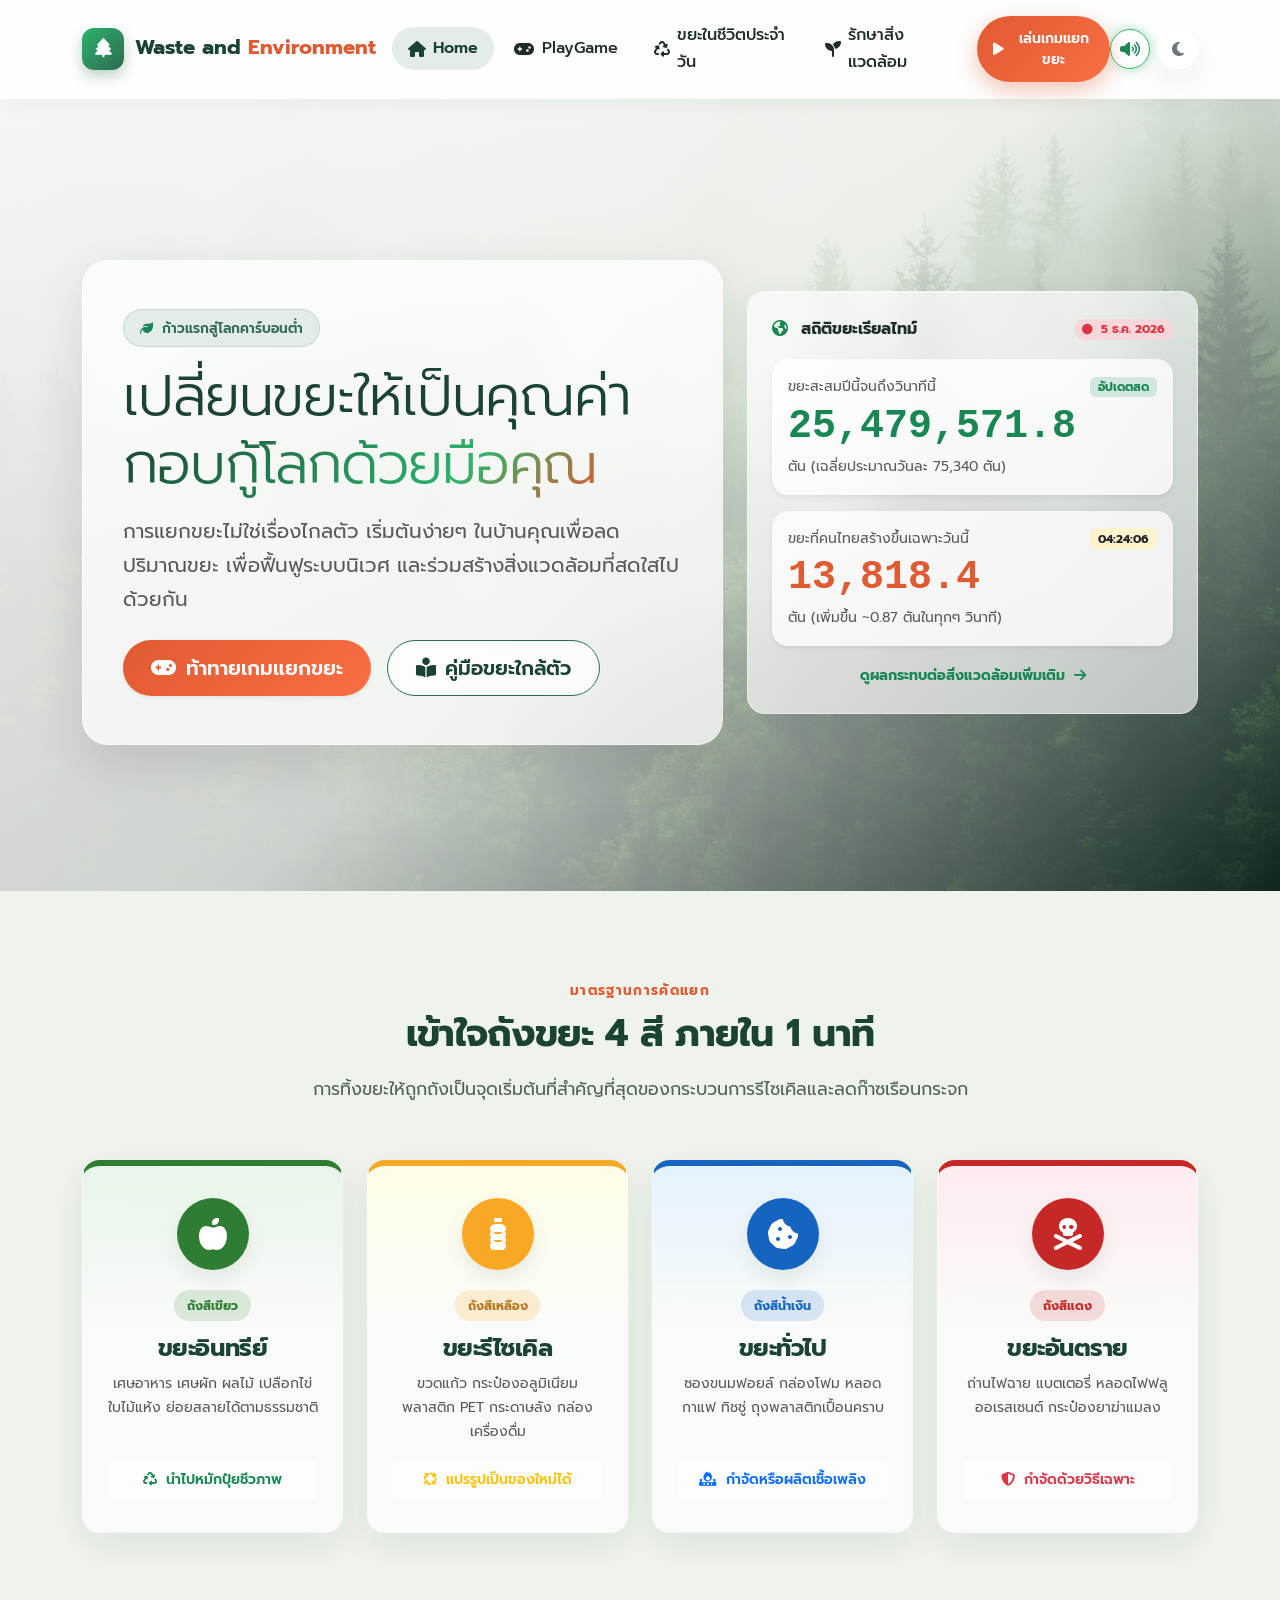
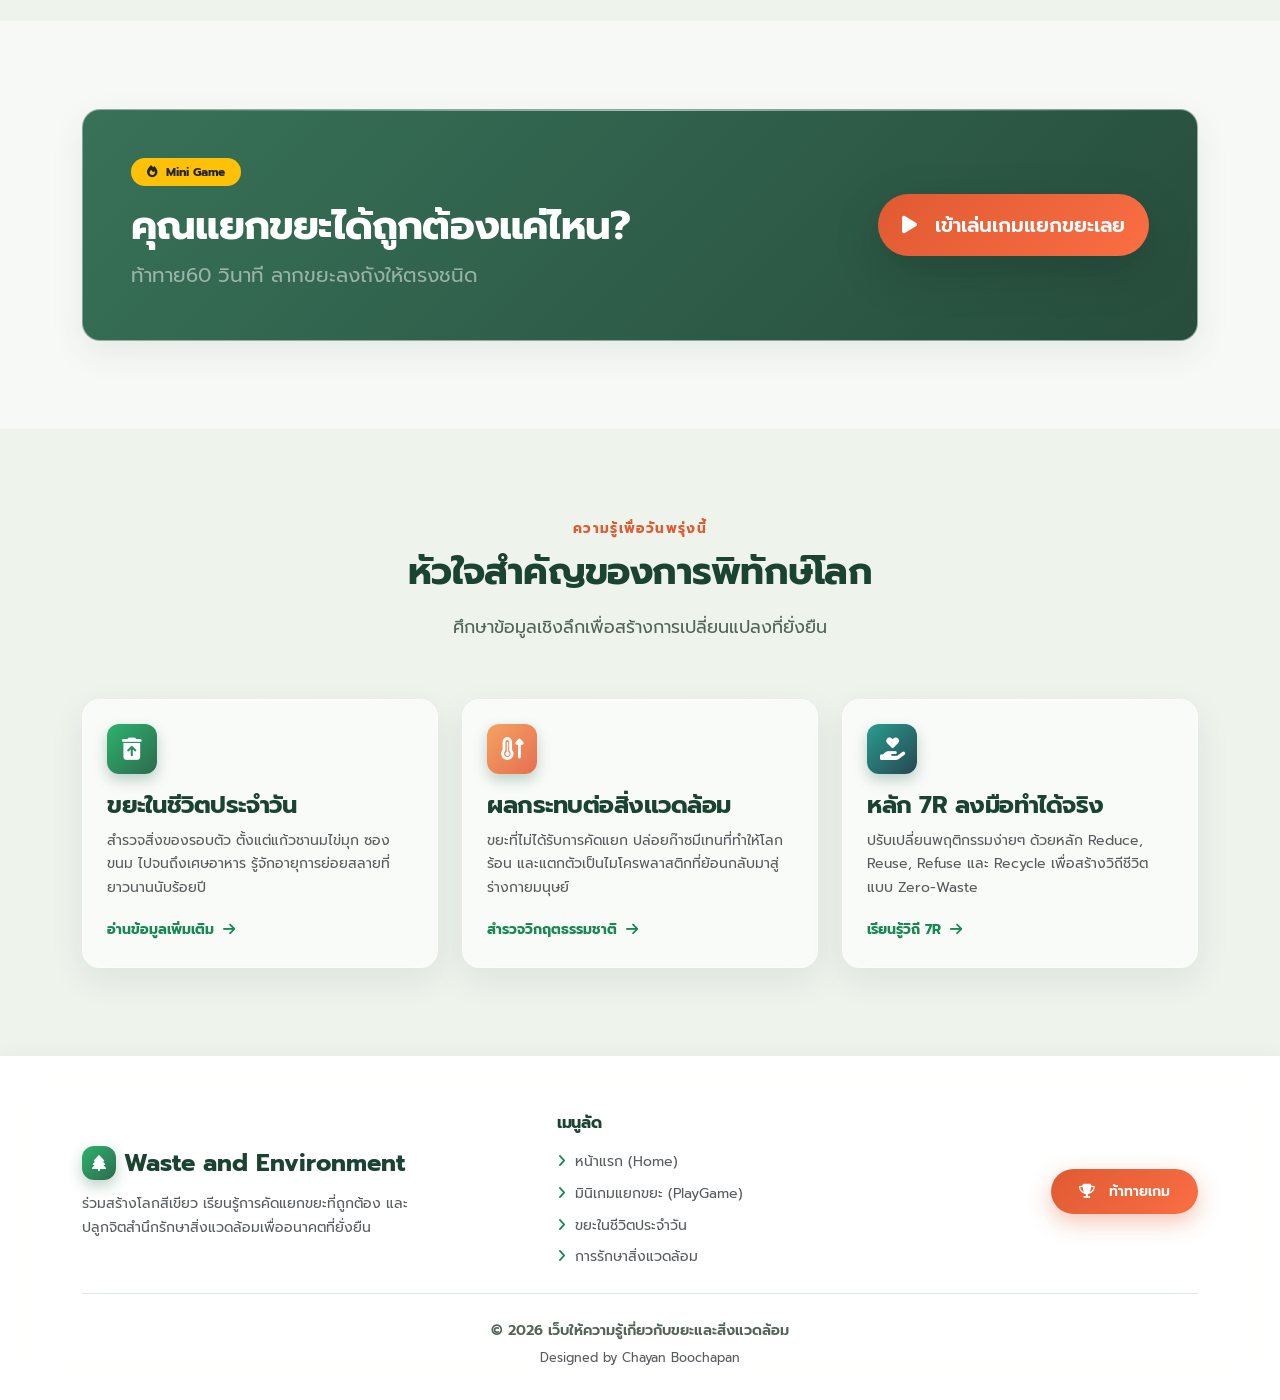
<file: index.html>
<!DOCTYPE html>
<html lang="th" data-theme="light">
<head>
  <meta charset="UTF-8">
  <meta name="viewport" content="width=device-width, initial-scale=1.0">
  <title>Waste and Environment - เว็บให้ความรู้เกี่ยวกับขยะและสิ่งแวดล้อม</title>
  
  <!-- Favicon / Meta -->
  <meta name="description" content="ร่วมสร้างโลกสีเขียว เรียนรู้การคัดแยกขยะในชีวิตประจำวัน และเล่นมินิเกมแยกขยะสนุกๆไปด้วยกัน">
  
  <!-- Google Fonts: Prompt & Plus Jakarta Sans -->
  <link rel="preconnect" href="https://fonts.googleapis.com">
  <link rel="preconnect" href="https://fonts.gstatic.com" crossorigin>
  <link href="https://fonts.googleapis.com/css2?family=Plus+Jakarta+Sans:wght@500;700;800&family=Prompt:ital,wght@0,300;0,400;0,500;0,600;0,700;1,400&display=swap" rel="stylesheet">
  
  <!-- Font Awesome Icons (CDN) -->
  <link rel="stylesheet" href="https://cdnjs.cloudflare.com/ajax/libs/font-awesome/6.5.1/css/all.min.css" integrity="sha512-DTOQO9RWCH3ppGqcWaEA1BIZOC6xxalwEsw9c2QQeAIftl+Vegovlnee1c9QX4TctnWMn13TZye+giMm8e2LwA==" crossorigin="anonymous" referrerpolicy="no-referrer" />
  
  <!-- Bootstrap 5 CSS (CDN) -->
  <link href="https://cdn.jsdelivr.net/npm/bootstrap@5.3.3/dist/css/bootstrap.min.css" rel="stylesheet" integrity="sha384-QWTKZyjpPEjISv5WaRU9OFeRpok6YctnYmDr5pNlyT2bRjXh0JMhjY6hW+ALEwIH" crossorigin="anonymous">
  
  <!-- Custom CSS -->
  <link rel="stylesheet" href="assets/css/style.css">
</head>
<body>

  <!-- Preloader Screen -->
  <div id="preloader">
    <div class="preloader-spinner"></div>
    <div class="fw-bold fs-5 text-success">EcoWise กำลังเตรียมเนื้อหา...</div>
    <small class="text-muted">ร่วมเรียนรู้เพื่อโลกที่น่าอยู่ขึ้น</small>
  </div>

  <!-- Unified Navigation Bar Placeholder (Managed by assets/js/navbar-footer.js) -->
  <div id="navbar-placeholder"></div>

  <!-- Hero Section with Background Image & Glassmorphism Overlay (Home Page Exclusive) -->
  <header class="hero-wrapper">
    <!-- Background Image -->
    <img 
      src="assets/images/a6bd4db7ee7053689bd971b36cbcd1ef.jpg" 
      class="hero-bg-img"
    >
    <div class="hero-overlay"></div>

    <div class="container hero-content">
      <div class="row align-items-center">
        <!-- Hero Text & CTA Card -->
        <div class="col-lg-7 mb-4 mb-lg-0">
          <div class="hero-glass-box reveal-fade-up">
            <span class="badge-pill-soft mb-3">
              <i class="fa-solid fa-leaf text-success"></i> ก้าวแรกสู่โลกคาร์บอนต่ำ
            </span>
            <h1 class="display-4 fw-extrabold mb-3">
              เปลี่ยนขยะให้เป็นคุณค่า <br>
              <span class="gradient-text">กอบกู้โลกด้วยมือคุณ</span>
            </h1>
            <p class="fs-5 text-muted mb-4">
              การแยกขยะไม่ใช่เรื่องไกลตัว เริ่มต้นง่ายๆ ในบ้านคุณเพื่อลดปริมาณขยะ เพื่อฟื้นฟูระบบนิเวศ และร่วมสร้างสิ่งแวดล้อมที่สดใสไปด้วยกัน
            </p>
            <div class="d-flex flex-wrap gap-3">
              <a href="game.html" class="btn btn-eco-primary btn-lg shadow-sm">
                <i class="fa-solid fa-gamepad"></i> ท้าทายเกมแยกขยะ
              </a>
              <a href="daily-waste.html" class="btn btn-eco-outline btn-lg">
                <i class="fa-solid fa-book-open-reader"></i> คู่มือขยะใกล้ตัว
              </a>
            </div>
          </div>
        </div>

        <!-- Hero Glass Graphic Card with Real-time Dynamic Counter -->
        <div class="col-lg-5 text-center">
          <div class="glass-card p-4 floating-anim reveal-fade-up">
            <div class="d-flex justify-content-between align-items-center mb-3">
              <span class="fw-bold"><i class="fa-solid fa-earth-americas text-success me-2"></i> สถิติขยะเรียลไทม์</span>
              <span class="badge bg-danger-subtle text-danger px-2 py-1 rounded-pill" id="liveDateBadge">
                <i class="fa-solid fa-circle text-danger me-1 small"></i> Live วันนี้
              </span>
            </div>
            <div class="p-3 bg-white bg-opacity-75 rounded-4 shadow-sm mb-3 text-start">
              <div class="d-flex justify-content-between align-items-baseline">
                <span class="small text-muted">ขยะสะสมปีนี้จนถึงวินาทีนี้</span>
                <span class="badge bg-success-subtle text-success small">อัปเดตสด</span>
              </div>
              <div class="display-6 fw-bold text-success font-monospace my-1" id="realtimeYearWaste">กำลังคำนวณ...</div>
              <div class="text-muted small">ตัน (เฉลี่ยประมาณวันละ 75,340 ตัน)</div>
            </div>
            <div class="p-3 bg-white bg-opacity-75 rounded-4 shadow-sm text-start">
              <div class="d-flex justify-content-between align-items-baseline">
                <span class="small text-muted">ขยะที่คนไทยสร้างขึ้นเฉพาะวันนี้</span>
                <span class="badge bg-warning-subtle text-dark small" id="liveTodayClock">--:--:--</span>
              </div>
              <div class="display-6 fw-bold font-monospace my-1" style="color: var(--accent-cta);" id="realtimeTodayWaste">กำลังคำนวณ...</div>
              <div class="text-muted small">ตัน (เพิ่มขึ้น ~0.87 ตันในทุกๆ วินาที)</div>
            </div>
            <div class="mt-3">
              <a href="environment.html" class="small text-success fw-bold text-decoration-none">
                ดูผลกระทบต่อสิ่งแวดล้อมเพิ่มเติม <i class="fa-solid fa-arrow-right ms-1"></i>
              </a>
            </div>
          </div>
        </div>
      </div>
    </div>
  </header>

  <!-- Section 1: Overview 4 Bins Preview (Modern Glass Cards) -->
  <section class="section-padding" style="background: var(--bg-secondary);">
    <div class="container">
      <div class="section-title-wrap reveal-fade-up">
        <span class="section-subtitle">มาตรฐานการคัดแยก</span>
        <h2 class="section-title">เข้าใจถังขยะ 4 สี ภายใน 1 นาที</h2>
        <p class="section-desc">การทิ้งขยะให้ถูกถังเป็นจุดเริ่มต้นที่สำคัญที่สุดของกระบวนการรีไซเคิลและลดก๊าซเรือนกระจก</p>
      </div>

      <div class="row g-4">
        <!-- 1. Organic (Green) -->
        <div class="col-md-6 col-lg-3 reveal-fade-up">
          <div class="glass-card waste-category-card organic">
            <div class="bin-icon-circle">
              <i class="fa-solid fa-apple-whole"></i>
            </div>
            <span class="bin-badge-tag">ถังสีเขียว</span>
            <h4 class="fw-bold mb-2">ขยะอินทรีย์</h4>
            <p class="small text-muted mb-3">
              เศษอาหาร เศษผัก ผลไม้ เปลือกไข่ ใบไม้แห้ง ย่อยสลายได้ตามธรรมชาติ
            </p>
            <div class="mt-auto w-100 p-2 rounded-3 bg-white bg-opacity-50 small text-success fw-semibold">
              <i class="fa-solid fa-recycle me-1"></i> นำไปหมักปุ๋ยชีวภาพ
            </div>
          </div>
        </div>

        <!-- 2. Recycle (Yellow) -->
        <div class="col-md-6 col-lg-3 reveal-fade-up">
          <div class="glass-card waste-category-card recycle">
            <div class="bin-icon-circle">
              <i class="fa-solid fa-bottle-water"></i>
            </div>
            <span class="bin-badge-tag">ถังสีเหลือง</span>
            <h4 class="fw-bold mb-2">ขยะรีไซเคิล</h4>
            <p class="small text-muted mb-3">
              ขวดแก้ว กระป๋องอลูมิเนียม พลาสติก PET กระดาษลัง กล่องเครื่องดื่ม
            </p>
            <div class="mt-auto w-100 p-2 rounded-3 bg-white bg-opacity-50 small text-warning fw-semibold">
              <i class="fa-solid fa-arrows-spin me-1"></i> แปรรูปเป็นของใหม่ได้
            </div>
          </div>
        </div>

        <!-- 3. General (Blue) -->
        <div class="col-md-6 col-lg-3 reveal-fade-up">
          <div class="glass-card waste-category-card general">
            <div class="bin-icon-circle">
              <i class="fa-solid fa-cookie-bite"></i>
            </div>
            <span class="bin-badge-tag">ถังสีน้ำเงิน</span>
            <h4 class="fw-bold mb-2">ขยะทั่วไป</h4>
            <p class="small text-muted mb-3">
              ซองขนมฟอยล์ กล่องโฟม หลอดกาแฟ ทิชชู่ ถุงพลาสติกเปื้อนคราบ
            </p>
            <div class="mt-auto w-100 p-2 rounded-3 bg-white bg-opacity-50 small text-primary fw-semibold">
              <i class="fa-solid fa-fire-burner me-1"></i> กำจัดหรือผลิตเชื้อเพลิง
            </div>
          </div>
        </div>

        <!-- 4. Hazard (Red/Orange) -->
        <div class="col-md-6 col-lg-3 reveal-fade-up">
          <div class="glass-card waste-category-card hazard">
            <div class="bin-icon-circle">
              <i class="fa-solid fa-skull-crossbones"></i>
            </div>
            <span class="bin-badge-tag">ถังสีแดง</span>
            <h4 class="fw-bold mb-2">ขยะอันตราย</h4>
            <p class="small text-muted mb-3">
              ถ่านไฟฉาย แบตเตอรี่ หลอดไฟฟลูออเรสเซนต์ กระป๋องยาฆ่าแมลง
            </p>
            <div class="mt-auto w-100 p-2 rounded-3 bg-white bg-opacity-50 small text-danger fw-semibold">
              <i class="fa-solid fa-shield-halved me-1"></i> กำจัดด้วยวิธีเฉพาะ
            </div>
          </div>
        </div>
      </div>
    </div>
  </section>

  <!-- Section 2: Interactive Callout To Play Game (10% Accent CTA) -->
  <section class="section-padding">
    <div class="container">
      <div class="glass-card p-4 p-md-5 reveal-fade-up" style="background: linear-gradient(135deg, rgba(45, 106, 79, 0.95), rgba(27, 67, 50, 0.95)); color: #fff;">
        <div class="row align-items-center">
          <div class="col-lg-8 mb-4 mb-lg-0 text-center text-lg-start">
            <span class="badge bg-warning text-dark fw-bold px-3 py-2 rounded-pill mb-3">
              <i class="fa-solid fa-fire me-1"></i>  Mini Game
            </span>
            <h2 class="display-6 fw-bold text-white mb-2">คุณแยกขยะได้ถูกต้องแค่ไหน?</h2>
            <p class="fs-5 text-white-50 mb-0">
              ท้าทาย60 วินาที ลากขยะลงถังให้ตรงชนิด
            </p>
          </div>
          <div class="col-lg-4 text-center text-lg-end">
            <a href="game.html" class="btn btn-eco-primary btn-lg px-4 py-3 shadow-lg">
              <i class="fa-solid fa-play me-2"></i> เข้าเล่นเกมแยกขยะเลย
            </a>
          </div>
        </div>
      </div>
    </div>
  </section>

  <!-- Section 3: 3 Pillars of Eco Sustainability -->
  <section class="section-padding" style="background: var(--bg-secondary);">
    <div class="container">
      <div class="section-title-wrap reveal-fade-up">
        <span class="section-subtitle">ความรู้เพื่อวันพรุ่งนี้</span>
        <h2 class="section-title">หัวใจสำคัญของการพิทักษ์โลก</h2>
        <p class="section-desc">ศึกษาข้อมูลเชิงลึกเพื่อสร้างการเปลี่ยนแปลงที่ยั่งยืน</p>
      </div>

      <div class="row g-4">
        <!-- Pillar 1 -->
        <div class="col-md-4 reveal-fade-up">
          <div class="glass-card p-4 h-100">
            <div class="brand-icon-wrap mb-3" style="width: 50px; height: 50px; font-size: 1.4rem;">
              <i class="fa-solid fa-trash-can-arrow-up"></i>
            </div>
            <h4 class="fw-bold mb-2">ขยะในชีวิตประจำวัน</h4>
            <p class="text-muted small mb-3">
              สำรวจสิ่งของรอบตัว ตั้งแต่แก้วชานมไข่มุก ซองขนม ไปจนถึงเศษอาหาร รู้จักอายุการย่อยสลายที่ยาวนานนับร้อยปี
            </p>
            <a href="daily-waste.html" class="text-success fw-bold text-decoration-none small">
              อ่านข้อมูลเพิ่มเติม <i class="fa-solid fa-arrow-right ms-1"></i>
            </a>
          </div>
        </div>

        <!-- Pillar 2 -->
        <div class="col-md-4 reveal-fade-up">
          <div class="glass-card p-4 h-100">
            <div class="brand-icon-wrap mb-3" style="width: 50px; height: 50px; font-size: 1.4rem; background: linear-gradient(135deg, #f4a261, #e76f51);">
              <i class="fa-solid fa-temperature-arrow-up"></i>
            </div>
            <h4 class="fw-bold mb-2">ผลกระทบต่อสิ่งแวดล้อม</h4>
            <p class="text-muted small mb-3">
              ขยะที่ไม่ได้รับการคัดแยก ปล่อยก๊าซมีเทนที่ทำให้โลกร้อน และแตกตัวเป็นไมโครพลาสติกที่ย้อนกลับมาสู่ร่างกายมนุษย์
            </p>
            <a href="environment.html" class="text-success fw-bold text-decoration-none small">
              สำรวจวิกฤตธรรมชาติ <i class="fa-solid fa-arrow-right ms-1"></i>
            </a>
          </div>
        </div>

        <!-- Pillar 3 -->
        <div class="col-md-4 reveal-fade-up">
          <div class="glass-card p-4 h-100">
            <div class="brand-icon-wrap mb-3" style="width: 50px; height: 50px; font-size: 1.4rem; background: linear-gradient(135deg, #2a9d8f, #264653);">
              <i class="fa-solid fa-hand-holding-heart"></i>
            </div>
            <h4 class="fw-bold mb-2">หลัก 7R ลงมือทำได้จริง</h4>
            <p class="text-muted small mb-3">
              ปรับเปลี่ยนพฤติกรรมง่ายๆ ด้วยหลัก Reduce, Reuse, Refuse และ Recycle เพื่อสร้างวิถีชีวิตแบบ Zero-Waste
            </p>
            <a href="daily-waste.html#section7R" class="text-success fw-bold text-decoration-none small">
              เรียนรู้วิถี 7R <i class="fa-solid fa-arrow-right ms-1"></i>
            </a>
          </div>
        </div>
      </div>
    </div>
  </section>

  <!-- Scroll to Top Button -->
  <button class="scroll-to-top" id="scrollTopBtn" title="กลับขึ้นด้านบน" aria-label="กลับขึ้นด้านบน">
    <i class="fa-solid fa-arrow-up"></i>
  </button>

  <!-- Unified Footer Placeholder (Managed by assets/js/navbar-footer.js) -->
  <div id="footer-placeholder"></div>

  <!-- Bootstrap 5 Bundle JS (CDN) -->
  <script src="https://cdn.jsdelivr.net/npm/bootstrap@5.3.3/dist/js/bootstrap.bundle.min.js" integrity="sha384-YvpcrYf0tY3lHB60NNkmXc5s9fDVZLESaAA55NDzOxhy9GkcIdslK1eN7N6jIeHz" crossorigin="anonymous"></script>

  <!-- Unified Navbar & Footer Component -->
  <script src="assets/js/navbar-footer.js"></script>

  <!-- Main JavaScript (Animations, Theme, Scroll) -->
  <script src="assets/js/main.js"></script>

  <!-- Audio Manager (BGM & SFX) -->
  <script src="assets/js/audio-manager.js"></script>

</body>
</html>
</file>
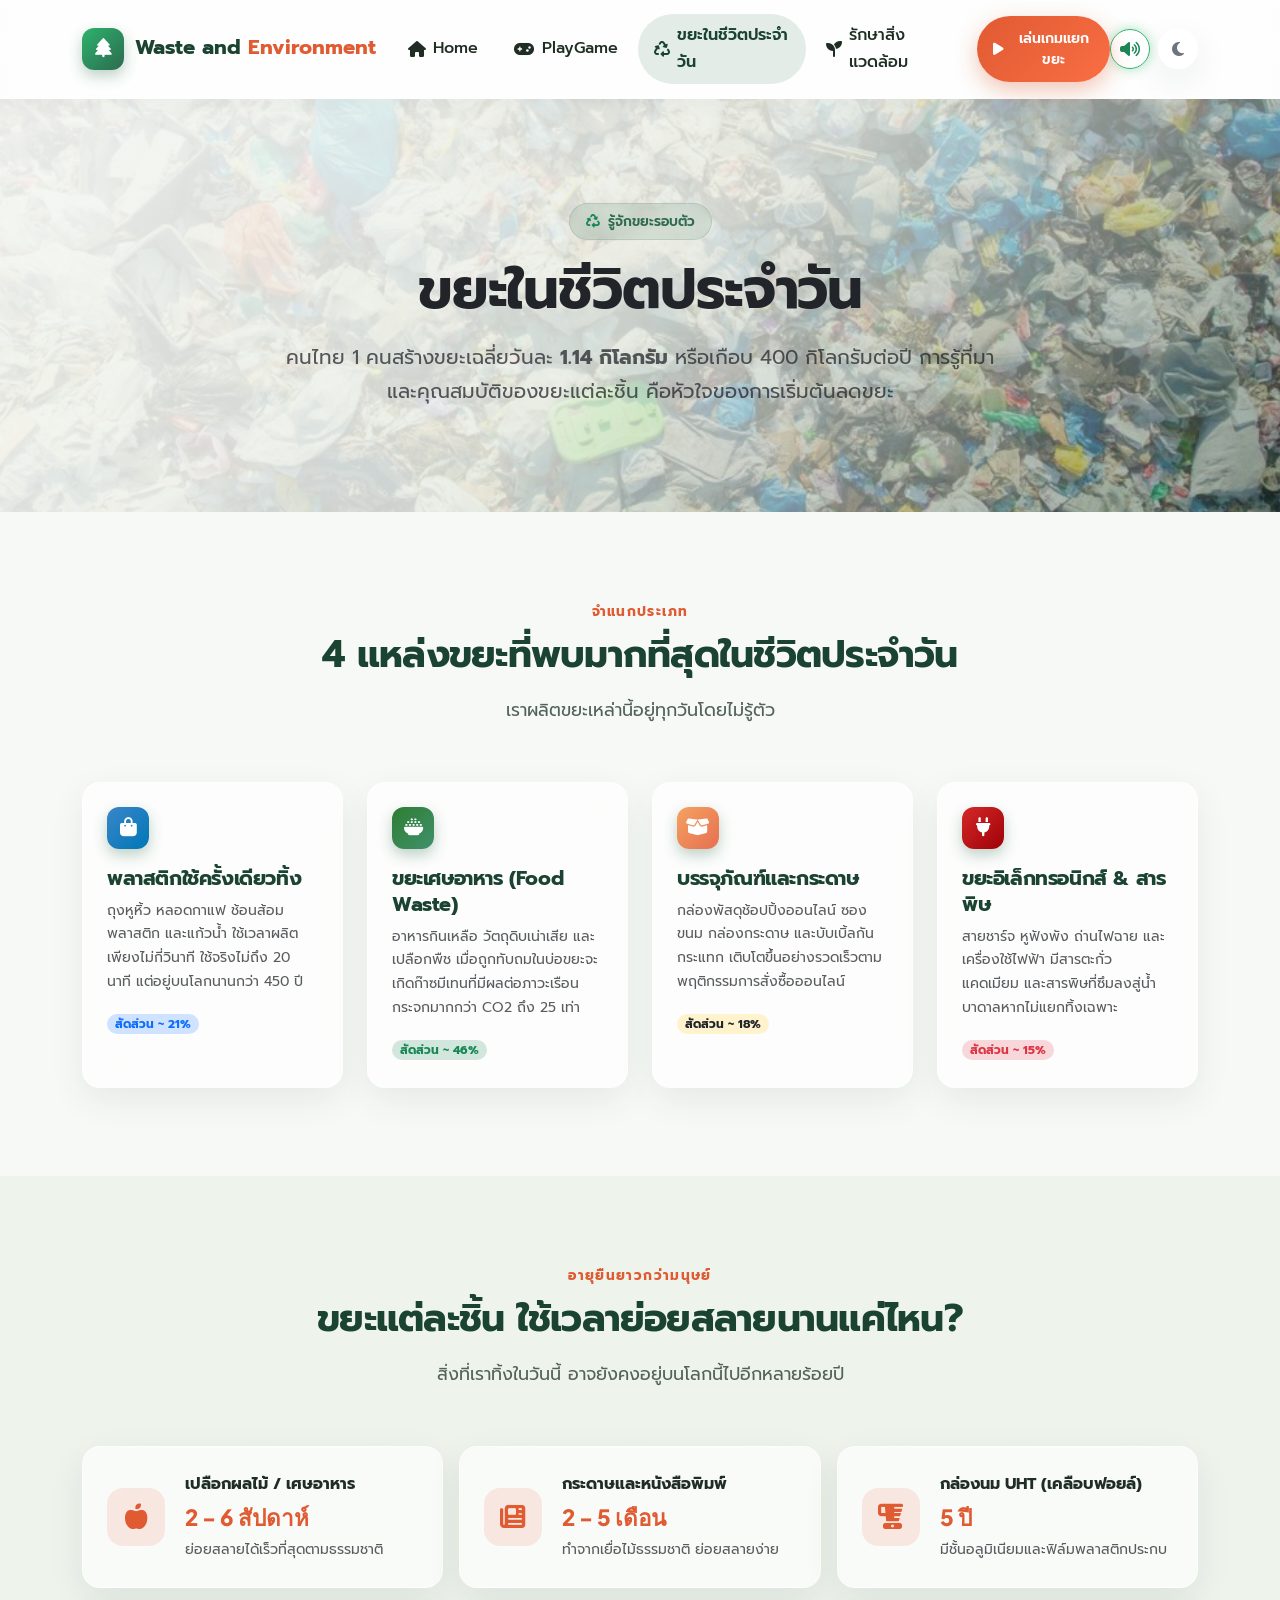
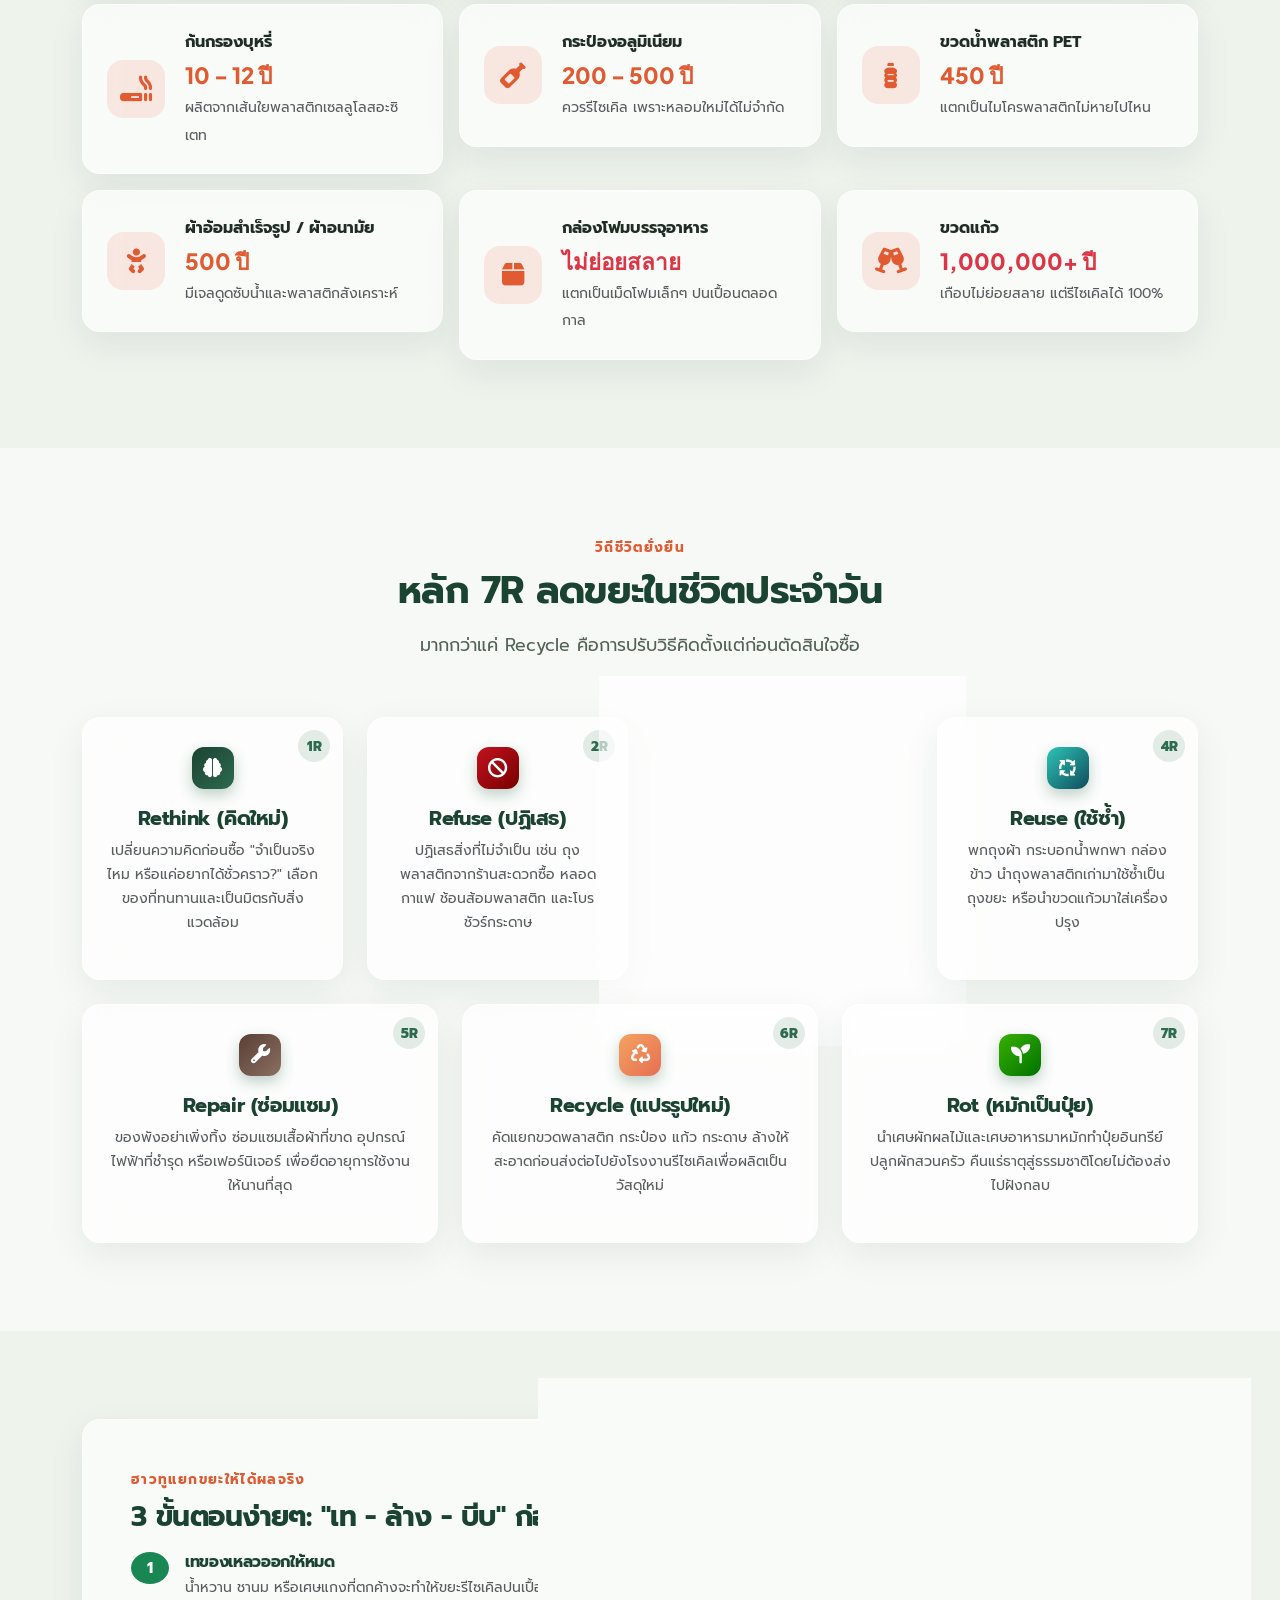
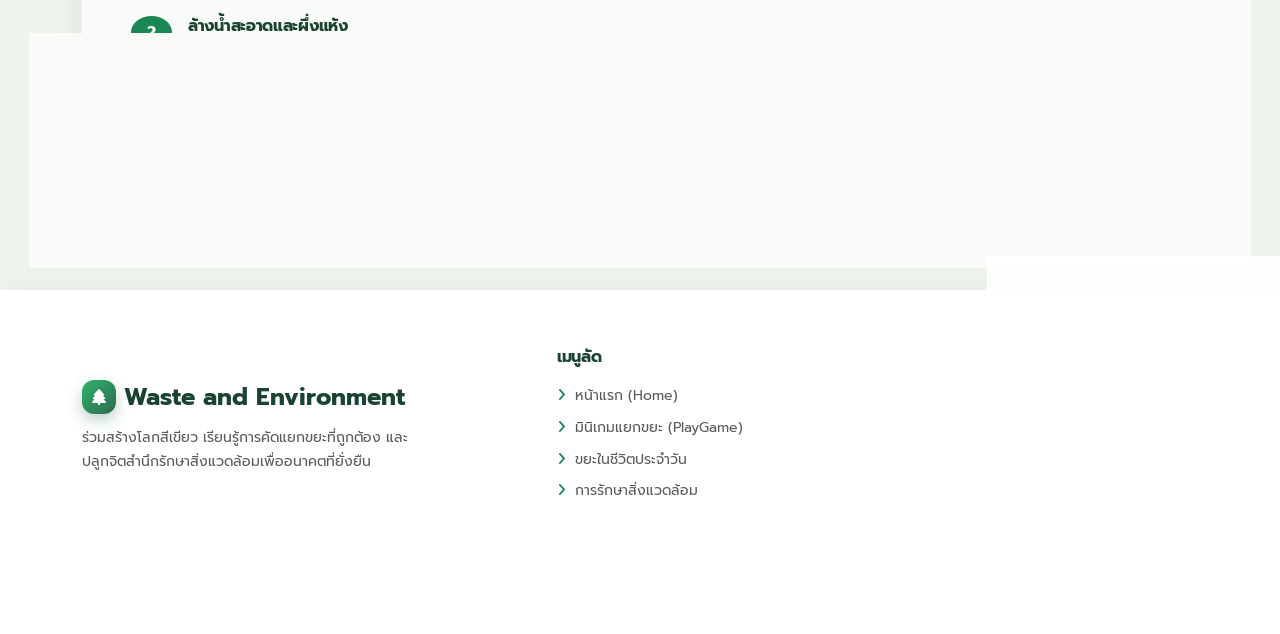
<file: daily-waste.html>
<!DOCTYPE html>
<html lang="th" data-theme="light">
<head>
  <meta charset="UTF-8">
  <meta name="viewport" content="width=device-width, initial-scale=1.0">
  <title>ขยะในชีวิตประจำวัน - Waste and Environment</title>
  
  <meta name="description" content="ทำความรู้จักขยะใกล้ตัว อายุการย่อยสลายของสิ่งของรอบตัว และหลักการ 7R เพื่อการลดขยะอย่างยั่งยืน">
  
  <!-- Google Fonts -->
  <link rel="preconnect" href="https://fonts.googleapis.com">
  <link rel="preconnect" href="https://fonts.gstatic.com" crossorigin>
  <link href="https://fonts.googleapis.com/css2?family=Plus+Jakarta+Sans:wght@500;700;800&family=Prompt:ital,wght@0,300;0,400;0,500;0,600;0,700;1,400&display=swap" rel="stylesheet">
  
  <!-- Font Awesome Icons -->
  <link rel="stylesheet" href="https://cdnjs.cloudflare.com/ajax/libs/font-awesome/6.5.1/css/all.min.css" integrity="sha512-DTOQO9RWCH3ppGqcWaEA1BIZOC6xxalwEsw9c2QQeAIftl+Vegovlnee1c9QX4TctnWMn13TZye+giMm8e2LwA==" crossorigin="anonymous" referrerpolicy="no-referrer" />
  
  <!-- Bootstrap 5 CSS -->
  <link href="https://cdn.jsdelivr.net/npm/bootstrap@5.3.3/dist/css/bootstrap.min.css" rel="stylesheet" integrity="sha384-QWTKZyjpPEjISv5WaRU9OFeRpok6YctnYmDr5pNlyT2bRjXh0JMhjY6hW+ALEwIH" crossorigin="anonymous">
  
  <!-- Custom CSS -->
  <link rel="stylesheet" href="assets/css/style.css">
</head>
<body>

  <!-- Preloader Screen -->
  <div id="preloader">
    <div class="preloader-spinner"></div>
    <div class="fw-bold fs-5 text-success">กำลังโหลดข้อมูลขยะในชีวิตประจำวัน...</div>
  </div>

  <!-- Unified Navigation Bar Placeholder -->
  <div id="navbar-placeholder"></div>

 <!-- Hero Banner with Background Image -->
  <header class="hero-wrapper" style="min-height: 45vh;">
    <!-- รูปภาพพื้นหลัง (เปลี่ยนชื่อรูปตรง src ได้ตามต้องการ) -->
    <img 
      src="assets/images/23e99aee186e565df31dfa96885f300a.jpg" 
      alt="ภาพพื้นหลังขยะในชีวิตประจำวัน" 
      class="hero-bg-img"
    >
    <!-- แผ่นกรองแสงสีกลมกลืน (Overlay) -->
    <div class="hero-overlay"></div>
    <!-- ข้อความเนื้อหา -->
    <div class="container text-center hero-content py-4">
      <span class="badge-pill-soft mb-3 reveal-fade-up">
        <i class="fa-solid fa-recycle text-success"></i> รู้จักขยะรอบตัว
      </span>
      <h1 class="display-4 fw-bold text-dark mb-3 reveal-fade-up">ขยะในชีวิตประจำวัน</h1>
      <p class="fs-5 text-muted mx-auto reveal-fade-up" style="max-width: 720px;">
        คนไทย 1 คนสร้างขยะเฉลี่ยวันละ <strong>1.14 กิโลกรัม</strong> หรือเกือบ 400 กิโลกรัมต่อปี การรู้ที่มาและคุณสมบัติของขยะแต่ละชิ้น คือหัวใจของการเริ่มต้นลดขยะ
      </p>
    </div>
  </header>

  <!-- Section 1: Types of Waste in Daily Life -->
  <section class="section-padding">
    <div class="container">
      <div class="section-title-wrap reveal-fade-up">
        <span class="section-subtitle">จำแนกประเภท</span>
        <h2 class="section-title">4 แหล่งขยะที่พบมากที่สุดในชีวิตประจำวัน</h2>
        <p class="section-desc">เราผลิตขยะเหล่านี้อยู่ทุกวันโดยไม่รู้ตัว</p>
      </div>

      <div class="row g-4">
        <!-- 1. Single Use Plastic -->
        <div class="col-md-6 col-lg-3 reveal-fade-up">
          <div class="glass-card p-4 h-100">
            <div class="brand-icon-wrap mb-3" style="background: linear-gradient(135deg, #3a86c8, #0077b6);">
              <i class="fa-solid fa-bag-shopping"></i>
            </div>
            <h5 class="fw-bold mb-2">พลาสติกใช้ครั้งเดียวทิ้ง</h5>
            <p class="small text-muted mb-3">
              ถุงหูหิ้ว หลอดกาแฟ ช้อนส้อมพลาสติก และแก้วน้ำ ใช้เวลาผลิตเพียงไม่กี่วินาที ใช้จริงไม่ถึง 20 นาที แต่อยู่บนโลกนานกว่า 450 ปี
            </p>
            <span class="badge bg-primary-subtle text-primary rounded-pill small">สัดส่วน ~ 21%</span>
          </div>
        </div>

        <!-- 2. Food Waste -->
        <div class="col-md-6 col-lg-3 reveal-fade-up">
          <div class="glass-card p-4 h-100">
            <div class="brand-icon-wrap mb-3" style="background: linear-gradient(135deg, #2e7d32, #40916c);">
              <i class="fa-solid fa-bowl-rice"></i>
            </div>
            <h5 class="fw-bold mb-2">ขยะเศษอาหาร (Food Waste)</h5>
            <p class="small text-muted mb-3">
              อาหารกินเหลือ วัตถุดิบเน่าเสีย และเปลือกพืช เมื่อถูกทับถมในบ่อขยะจะเกิดก๊าซมีเทนที่มีผลต่อภาวะเรือนกระจกมากกว่า CO2 ถึง 25 เท่า
            </p>
            <span class="badge bg-success-subtle text-success rounded-pill small">สัดส่วน ~ 46%</span>
          </div>
        </div>

        <!-- 3. Packaging & Paper -->
        <div class="col-md-6 col-lg-3 reveal-fade-up">
          <div class="glass-card p-4 h-100">
            <div class="brand-icon-wrap mb-3" style="background: linear-gradient(135deg, #f4a261, #e76f51);">
              <i class="fa-solid fa-box-open"></i>
            </div>
            <h5 class="fw-bold mb-2">บรรจุภัณฑ์และกระดาษ</h5>
            <p class="small text-muted mb-3">
              กล่องพัสดุช้อปปิ้งออนไลน์ ซองขนม กล่องกระดาษ และบับเบิ้ลกันกระแทก เติบโตขึ้นอย่างรวดเร็วตามพฤติกรรมการสั่งซื้อออนไลน์
            </p>
            <span class="badge bg-warning-subtle text-dark rounded-pill small">สัดส่วน ~ 18%</span>
          </div>
        </div>

        <!-- 4. E-Waste & Toxic -->
        <div class="col-md-6 col-lg-3 reveal-fade-up">
          <div class="glass-card p-4 h-100">
            <div class="brand-icon-wrap mb-3" style="background: linear-gradient(135deg, #d62828, #9d0208);">
              <i class="fa-solid fa-plug"></i>
            </div>
            <h5 class="fw-bold mb-2">ขยะอิเล็กทรอนิกส์ & สารพิษ</h5>
            <p class="small text-muted mb-3">
              สายชาร์จ หูฟังพัง ถ่านไฟฉาย และเครื่องใช้ไฟฟ้า มีสารตะกั่ว แคดเมียม และสารพิษที่ซึมลงสู่น้ำบาดาลหากไม่แยกทิ้งเฉพาะ
            </p>
            <span class="badge bg-danger-subtle text-danger rounded-pill small">สัดส่วน ~ 15%</span>
          </div>
        </div>
      </div>
    </div>
  </section>

  <!-- Section 2: Decomposition Timeline Cards (How long trash lasts) -->
  <section class="section-padding" style="background: var(--bg-secondary);">
    <div class="container">
      <div class="section-title-wrap reveal-fade-up">
        <span class="section-subtitle">อายุยืนยาวกว่ามนุษย์</span>
        <h2 class="section-title">ขยะแต่ละชิ้น ใช้เวลาย่อยสลายนานแค่ไหน?</h2>
        <p class="section-desc">สิ่งที่เราทิ้งในวันนี้ อาจยังคงอยู่บนโลกนี้ไปอีกหลายร้อยปี</p>
      </div>

      <div class="row g-3">
        <!-- Item 1: Banana Peel -->
        <div class="col-md-6 col-lg-4 reveal-fade-up">
          <div class="glass-card decomp-card">
            <div class="decomp-icon">
              <i class="fa-solid fa-apple-whole"></i>
            </div>
            <div>
              <div class="fw-bold fs-6">เปลือกผลไม้ / เศษอาหาร</div>
              <div class="decomp-years">2 - 6 สัปดาห์</div>
              <small class="text-muted">ย่อยสลายได้เร็วที่สุดตามธรรมชาติ</small>
            </div>
          </div>
        </div>

        <!-- Item 2: Paper -->
        <div class="col-md-6 col-lg-4 reveal-fade-up">
          <div class="glass-card decomp-card">
            <div class="decomp-icon">
              <i class="fa-solid fa-newspaper"></i>
            </div>
            <div>
              <div class="fw-bold fs-6">กระดาษและหนังสือพิมพ์</div>
              <div class="decomp-years">2 - 5 เดือน</div>
              <small class="text-muted">ทำจากเยื่อไม้ธรรมชาติ ย่อยสลายง่าย</small>
            </div>
          </div>
        </div>

        <!-- Item 3: Milk Carton -->
        <div class="col-md-6 col-lg-4 reveal-fade-up">
          <div class="glass-card decomp-card">
            <div class="decomp-icon">
              <i class="fa-solid fa-blender"></i>
            </div>
            <div>
              <div class="fw-bold fs-6">กล่องนม UHT (เคลือบฟอยล์)</div>
              <div class="decomp-years">5 ปี</div>
              <small class="text-muted">มีชั้นอลูมิเนียมและฟิล์มพลาสติกประกบ</small>
            </div>
          </div>
        </div>

        <!-- Item 4: Cigarette Butt -->
        <div class="col-md-6 col-lg-4 reveal-fade-up">
          <div class="glass-card decomp-card">
            <div class="decomp-icon">
              <i class="fa-solid fa-smoking"></i>
            </div>
            <div>
              <div class="fw-bold fs-6">ก้นกรองบุหรี่</div>
              <div class="decomp-years">10 - 12 ปี</div>
              <small class="text-muted">ผลิตจากเส้นใยพลาสติกเซลลูโลสอะซิเตท</small>
            </div>
          </div>
        </div>

        <!-- Item 5: Soda Can -->
        <div class="col-md-6 col-lg-4 reveal-fade-up">
          <div class="glass-card decomp-card">
            <div class="decomp-icon">
              <i class="fa-solid fa-wine-bottle"></i>
            </div>
            <div>
              <div class="fw-bold fs-6">กระป๋องอลูมิเนียม</div>
              <div class="decomp-years">200 - 500 ปี</div>
              <small class="text-muted">ควรรีไซเคิล เพราะหลอมใหม่ได้ไม่จำกัด</small>
            </div>
          </div>
        </div>

        <!-- Item 6: Plastic Bottle -->
        <div class="col-md-6 col-lg-4 reveal-fade-up">
          <div class="glass-card decomp-card">
            <div class="decomp-icon">
              <i class="fa-solid fa-bottle-water"></i>
            </div>
            <div>
              <div class="fw-bold fs-6">ขวดน้ำพลาสติก PET</div>
              <div class="decomp-years">450 ปี</div>
              <small class="text-muted">แตกเป็นไมโครพลาสติกไม่หายไปไหน</small>
            </div>
          </div>
        </div>

        <!-- Item 7: Disposable Diaper -->
        <div class="col-md-6 col-lg-4 reveal-fade-up">
          <div class="glass-card decomp-card">
            <div class="decomp-icon">
              <i class="fa-solid fa-baby"></i>
            </div>
            <div>
              <div class="fw-bold fs-6">ผ้าอ้อมสำเร็จรูป / ผ้าอนามัย</div>
              <div class="decomp-years">500 ปี</div>
              <small class="text-muted">มีเจลดูดซับน้ำและพลาสติกสังเคราะห์</small>
            </div>
          </div>
        </div>

        <!-- Item 8: Styrofoam -->
        <div class="col-md-6 col-lg-4 reveal-fade-up">
          <div class="glass-card decomp-card">
            <div class="decomp-icon">
              <i class="fa-solid fa-box"></i>
            </div>
            <div>
              <div class="fw-bold fs-6">กล่องโฟมบรรจุอาหาร</div>
              <div class="decomp-years text-danger">ไม่ย่อยสลาย</div>
              <small class="text-muted">แตกเป็นเม็ดโฟมเล็กๆ ปนเปื้อนตลอดกาล</small>
            </div>
          </div>
        </div>

        <!-- Item 9: Glass Bottle -->
        <div class="col-md-6 col-lg-4 reveal-fade-up">
          <div class="glass-card decomp-card">
            <div class="decomp-icon">
              <i class="fa-solid fa-champagne-glasses"></i>
            </div>
            <div>
              <div class="fw-bold fs-6">ขวดแก้ว</div>
              <div class="decomp-years text-danger">1,000,000+ ปี</div>
              <small class="text-muted">เกือบไม่ย่อยสลาย แต่รีไซเคิลได้ 100%</small>
            </div>
          </div>
        </div>
      </div>
    </div>
  </section>

  <!-- Section 3: The 7R Principles in Action -->
  <section class="section-padding" id="section7R">
    <div class="container">
      <div class="section-title-wrap reveal-fade-up">
        <span class="section-subtitle">วิถีชีวิตยั่งยืน</span>
        <h2 class="section-title">หลัก 7R ลดขยะในชีวิตประจำวัน</h2>
        <p class="section-desc">มากกว่าแค่ Recycle คือการปรับวิธีคิดตั้งแต่ก่อนตัดสินใจซื้อ</p>
      </div>

      <div class="row g-4">
        <!-- 1. Rethink -->
        <div class="col-md-6 col-lg-3 reveal-fade-up">
          <div class="glass-card r7-card h-100">
            <span class="r7-badge">1R</span>
            <div class="brand-icon-wrap mx-auto mb-3" style="background: linear-gradient(135deg, #1b4332, #2d6a4f);">
              <i class="fa-solid fa-brain"></i>
            </div>
            <h5 class="fw-bold mb-2">Rethink (คิดใหม่)</h5>
            <p class="small text-muted">
              เปลี่ยนความคิดก่อนซื้อ "จำเป็นจริงไหม หรือแค่อยากได้ชั่วคราว?" เลือกของที่ทนทานและเป็นมิตรกับสิ่งแวดล้อม
            </p>
          </div>
        </div>

        <!-- 2. Refuse -->
        <div class="col-md-6 col-lg-3 reveal-fade-up">
          <div class="glass-card r7-card h-100">
            <span class="r7-badge">2R</span>
            <div class="brand-icon-wrap mx-auto mb-3" style="background: linear-gradient(135deg, #c1121f, #780000);">
              <i class="fa-solid fa-ban"></i>
            </div>
            <h5 class="fw-bold mb-2">Refuse (ปฏิเสธ)</h5>
            <p class="small text-muted">
              ปฏิเสธสิ่งที่ไม่จำเป็น เช่น ถุงพลาสติกจากร้านสะดวกซื้อ หลอดกาแฟ ช้อนส้อมพลาสติก และโบรชัวร์กระดาษ
            </p>
          </div>
        </div>

        <!-- 3. Reduce -->
        <div class="col-md-6 col-lg-3 reveal-fade-up">
          <div class="glass-card r7-card h-100">
            <span class="r7-badge">3R</span>
            <div class="brand-icon-wrap mx-auto mb-3" style="background: linear-gradient(135deg, #e05a32, #c44722);">
              <i class="fa-solid fa-arrow-down-short-wide"></i>
            </div>
            <h5 class="fw-bold mb-2">Reduce (ลดการใช้)</h5>
            <p class="small text-muted">
              ลดปริมาณการสร้างขยะ เช่น ซื้อสินค้าแบบเติม (Refill) ลดการกินอาหารเหลือ สั่งอาหารแต่พอดี
            </p>
          </div>
        </div>

        <!-- 4. Reuse -->
        <div class="col-md-6 col-lg-3 reveal-fade-up">
          <div class="glass-card r7-card h-100">
            <span class="r7-badge">4R</span>
            <div class="brand-icon-wrap mx-auto mb-3" style="background: linear-gradient(135deg, #2ec4b6, #0f4c5c);">
              <i class="fa-solid fa-arrows-spin"></i>
            </div>
            <h5 class="fw-bold mb-2">Reuse (ใช้ซ้ำ)</h5>
            <p class="small text-muted">
              พกถุงผ้า กระบอกน้ำพกพา กล่องข้าว นำถุงพลาสติกเก่ามาใช้ซ้ำเป็นถุงขยะ หรือนำขวดแก้วมาใส่เครื่องปรุง
            </p>
          </div>
        </div>

        <!-- 5. Repair -->
        <div class="col-md-6 col-lg-4 reveal-fade-up">
          <div class="glass-card r7-card h-100">
            <span class="r7-badge">5R</span>
            <div class="brand-icon-wrap mx-auto mb-3" style="background: linear-gradient(135deg, #584034, #8d6e63);">
              <i class="fa-solid fa-wrench"></i>
            </div>
            <h5 class="fw-bold mb-2">Repair (ซ่อมแซม)</h5>
            <p class="small text-muted">
              ของพังอย่าเพิ่งทิ้ง ซ่อมแซมเสื้อผ้าที่ขาด อุปกรณ์ไฟฟ้าที่ชำรุด หรือเฟอร์นิเจอร์ เพื่อยืดอายุการใช้งานให้นานที่สุด
            </p>
          </div>
        </div>

        <!-- 6. Recycle -->
        <div class="col-md-6 col-lg-4 reveal-fade-up">
          <div class="glass-card r7-card h-100">
            <span class="r7-badge">6R</span>
            <div class="brand-icon-wrap mx-auto mb-3" style="background: linear-gradient(135deg, #f4a261, #e76f51);">
              <i class="fa-solid fa-recycle"></i>
            </div>
            <h5 class="fw-bold mb-2">Recycle (แปรรูปใหม่)</h5>
            <p class="small text-muted">
              คัดแยกขวดพลาสติก กระป๋อง แก้ว กระดาษ ล้างให้สะอาดก่อนส่งต่อไปยังโรงงานรีไซเคิลเพื่อผลิตเป็นวัสดุใหม่
            </p>
          </div>
        </div>

        <!-- 7. Rot / Return -->
        <div class="col-md-12 col-lg-4 reveal-fade-up">
          <div class="glass-card r7-card h-100">
            <span class="r7-badge">7R</span>
            <div class="brand-icon-wrap mx-auto mb-3" style="background: linear-gradient(135deg, #38b000, #007200);">
              <i class="fa-solid fa-seedling"></i>
            </div>
            <h5 class="fw-bold mb-2">Rot (หมักเป็นปุ๋ย)</h5>
            <p class="small text-muted">
              นำเศษผักผลไม้และเศษอาหารมาหมักทำปุ๋ยอินทรีย์ ปลูกผักสวนครัว คืนแร่ธาตุสู่ธรรมชาติโดยไม่ต้องส่งไปฝังกลบ
            </p>
          </div>
        </div>
      </div>
    </div>
  </section>

  <!-- Section 4: Tips for Cleaning Waste Before Sorting -->
  <section class="section-padding" style="background: var(--bg-secondary);">
    <div class="container">
      <div class="glass-card p-4 p-md-5 reveal-fade-up">
        <div class="row align-items-center">
          <div class="col-lg-6 mb-4 mb-lg-0">
            <span class="section-subtitle">ฮาวทูแยกขยะให้ได้ผลจริง</span>
            <h3 class="fw-bold mb-3" style="color: var(--color-brand-deep);">
              3 ขั้นตอนง่ายๆ: "เท - ล้าง - บีบ" ก่อนทิ้ง
            </h3>
            <div class="d-flex flex-column gap-3">
              <div class="d-flex align-items-start gap-3">
                <div class="badge bg-success rounded-circle p-2 px-3 fw-bold fs-6">1</div>
                <div>
                  <h6 class="fw-bold mb-1">เทของเหลวออกให้หมด</h6>
                  <p class="small text-muted mb-0">น้ำหวาน ชานม หรือเศษแกงที่ตกค้างจะทำให้ขยะรีไซเคิลปนเปื้อนและเน่าเสีย</p>
                </div>
              </div>
              <div class="d-flex align-items-start gap-3">
                <div class="badge bg-success rounded-circle p-2 px-3 fw-bold fs-6">2</div>
                <div>
                  <h6 class="fw-bold mb-1">ล้างน้ำสะอาดและผึ่งแห้ง</h6>
                  <p class="small text-muted mb-0">บ้วนน้ำล้างคราบไขมัน 1 รอบ ช่วยป้องกันมด แมลงสาบ และกลิ่นเหม็น</p>
                </div>
              </div>
              <div class="d-flex align-items-start gap-3">
                <div class="badge bg-success rounded-circle p-2 px-3 fw-bold fs-6">3</div>
                <div>
                  <h6 class="fw-bold mb-1">บีบให้แบน / ยุบขนาด</h6>
                  <p class="small text-muted mb-0">เหยียบขวดหรือพับกล่องลังให้แบน ช่วยประหยัดพื้นที่จัดเก็บและลดพลังงานขนส่ง</p>
                </div>
              </div>
            </div>
          </div>
          <div class="col-lg-6 text-center">
            <div class="p-4 rounded-4 bg-white bg-opacity-75 shadow-sm">
              <h5 class="fw-bold mb-2">ห่อเศษแก้วแตก หรือแยกขยะอันตรายใส่ถุงใสแปะป้ายชัดเจน</h5>
              <p class="small text-muted mb-3">
                 เพื่อความปลอดภัยต่อพี่ๆ พนักงานเก็บขยะ ช่วยปกป้องเจ้าหน้าที่จากการถูกบาดและสัมผัสสารเคมีอันตราย
              </p>
              <a href="game.html" class="btn btn-eco-primary btn-sm px-4">
                <i class="fa-solid fa-gamepad me-1"></i> ลองทดสอบความรู้ในเกม
              </a>
            </div>
          </div>
        </div>
      </div>
    </div>
  </section>

  <!-- Scroll to Top Button -->
  <button class="scroll-to-top" id="scrollTopBtn" title="กลับขึ้นด้านบน" aria-label="กลับขึ้นด้านบน">
    <i class="fa-solid fa-arrow-up"></i>
  </button>

  <!-- Unified Footer Placeholder -->
  <div id="footer-placeholder"></div>

  <!-- Bootstrap 5 Bundle JS -->
  <script src="https://cdn.jsdelivr.net/npm/bootstrap@5.3.3/dist/js/bootstrap.bundle.min.js" integrity="sha384-YvpcrYf0tY3lHB60NNkmXc5s9fDVZLESaAA55NDzOxhy9GkcIdslK1eN7N6jIeHz" crossorigin="anonymous"></script>

  <!-- Unified Navbar & Footer Component -->
  <script src="assets/js/navbar-footer.js"></script>

  <!-- Main JS -->
  <script src="assets/js/main.js"></script>

  <!-- Audio Manager (BGM & SFX) -->
  <script src="assets/js/audio-manager.js"></script>

</body>
</html>
</file>
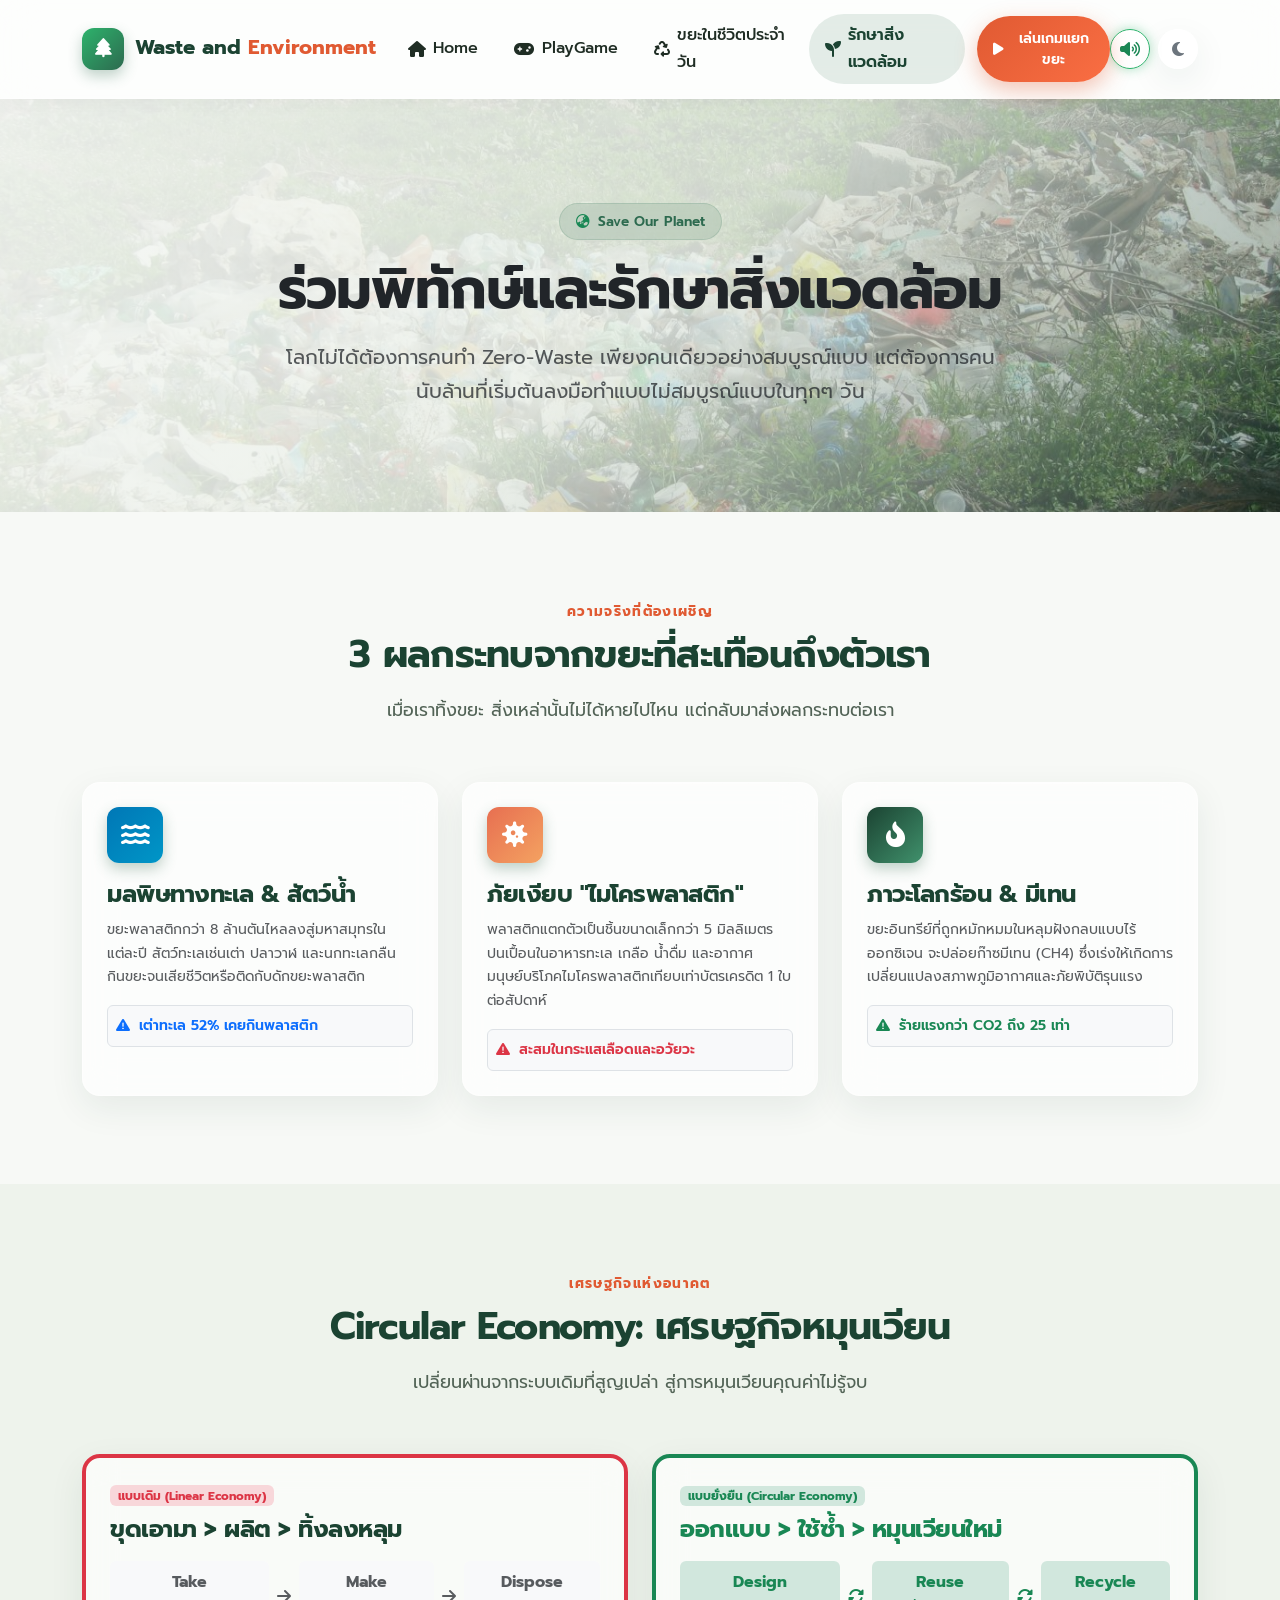
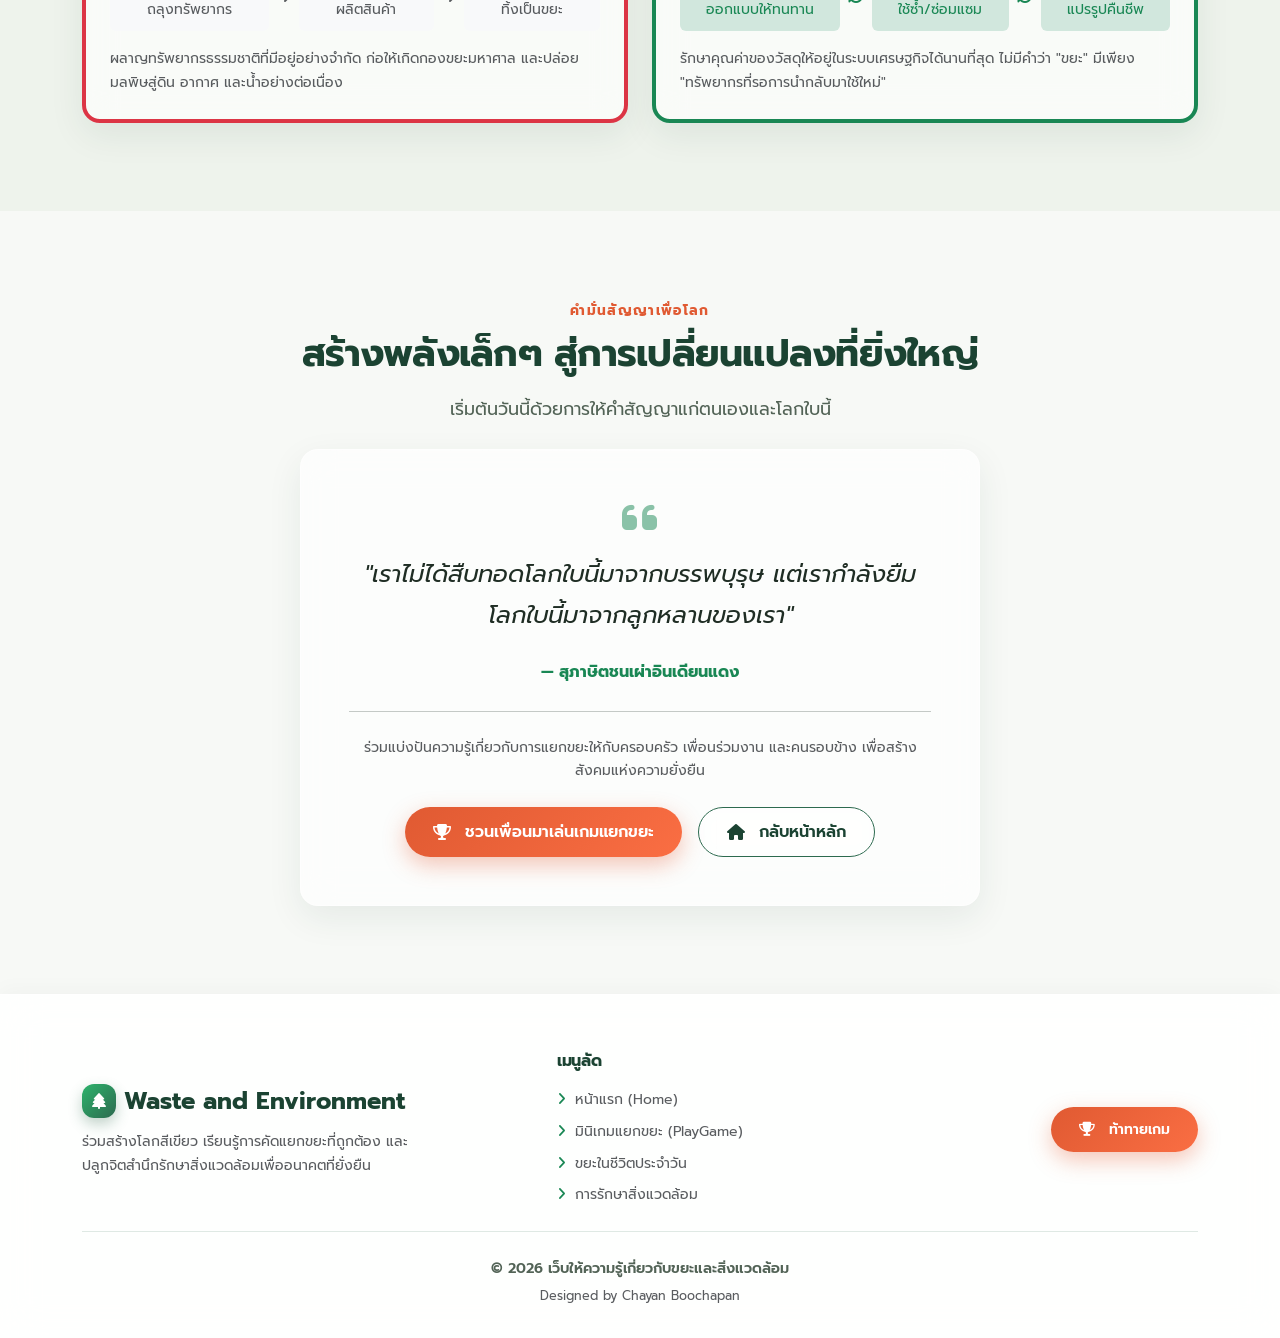
<file: environment.html>
<!DOCTYPE html>
<html lang="th" data-theme="light">
<head>
  <meta charset="UTF-8">
  <meta name="viewport" content="width=device-width, initial-scale=1.0">
  <title>รักษาสิ่งแวดล้อม - Waste and Environment</title>
  
  <meta name="description" content="ร่วมปกป้องสิ่งแวดล้อม เรียนรู้ผลกระทบของวิกฤตขยะต่อโลก เศรษฐกิจหมุนเวียน (Circular Economy) และเช็กลิสต์รักษ์โลกประจำวัน">
  
  <!-- Google Fonts -->
  <link rel="preconnect" href="https://fonts.googleapis.com">
  <link rel="preconnect" href="https://fonts.gstatic.com" crossorigin>
  <link href="https://fonts.googleapis.com/css2?family=Plus+Jakarta+Sans:wght@500;700;800&family=Prompt:ital,wght@0,300;0,400;0,500;0,600;0,700;1,400&display=swap" rel="stylesheet">
  
  <!-- Font Awesome Icons -->
  <link rel="stylesheet" href="https://cdnjs.cloudflare.com/ajax/libs/font-awesome/6.5.1/css/all.min.css" integrity="sha512-DTOQO9RWCH3ppGqcWaEA1BIZOC6xxalwEsw9c2QQeAIftl+Vegovlnee1c9QX4TctnWMn13TZye+giMm8e2LwA==" crossorigin="anonymous" referrerpolicy="no-referrer" />
  
  <!-- Bootstrap 5 CSS -->
  <link href="https://cdn.jsdelivr.net/npm/bootstrap@5.3.3/dist/css/bootstrap.min.css" rel="stylesheet" integrity="sha384-QWTKZyjpPEjISv5WaRU9OFeRpok6YctnYmDr5pNlyT2bRjXh0JMhjY6hW+ALEwIH" crossorigin="anonymous">
  
  <!-- Custom CSS -->
  <link rel="stylesheet" href="assets/css/style.css">
</head>
<body>

  <!-- Preloader Screen -->
  <div id="preloader">
    <div class="preloader-spinner"></div>
    <div class="fw-bold fs-5 text-success">กำลังโหลดข้อมูลการรักษาสิ่งแวดล้อม...</div>
  </div>

  <!-- Unified Navigation Bar Placeholder -->
  <div id="navbar-placeholder"></div>

  <!-- Hero Banner for Environment -->
  <header class="hero-wrapper" style="min-height: 45vh;">
    <!-- รูปภาพพื้นหลัง (เปลี่ยนชื่อรูปตรง src ได้ตามต้องการ) -->
    <img 
      src="assets/images/pic1.jpg" 
      alt="ภาพพื้นหลังสิ่งแวดล้อม" 
      class="hero-bg-img"
    >
    <!-- แผ่นกรองแสงสีกลมกลืน (Overlay) -->
    <div class="hero-overlay"></div>
    <!-- ข้อความเนื้อหา -->
    <div class="container text-center hero-content py-4">
      <span class="badge-pill-soft mb-3 reveal-fade-up">
        <i class="fa-solid fa-earth-asia text-success"></i> Save Our Planet
      </span>
      <h1 class="display-4 fw-bold text-dark mb-3 reveal-fade-up">ร่วมพิทักษ์และรักษาสิ่งแวดล้อม</h1>
      <p class="fs-5 text-muted mx-auto reveal-fade-up" style="max-width: 720px;">
        โลกไม่ได้ต้องการคนทำ Zero-Waste เพียงคนเดียวอย่างสมบูรณ์แบบ แต่ต้องการคนนับล้านที่เริ่มต้นลงมือทำแบบไม่สมบูรณ์แบบในทุกๆ วัน
      </p>
    </div>
  </header>

  <!-- Section 1: Environmental Threats (Crisis Insights) -->
  <section class="section-padding">
    <div class="container">
      <div class="section-title-wrap reveal-fade-up">
        <span class="section-subtitle">ความจริงที่ต้องเผชิญ</span>
        <h2 class="section-title">3 ผลกระทบจากขยะที่สะเทือนถึงตัวเรา</h2>
        <p class="section-desc">เมื่อเราทิ้งขยะ สิ่งเหล่านั้นไม่ได้หายไปไหน แต่กลับมาส่งผลกระทบต่อเรา</p>
      </div>

      <div class="row g-4">
        <!-- 1. Marine Pollution -->
        <div class="col-md-4 reveal-fade-up">
          <div class="glass-card p-4 h-100">
            <div class="brand-icon-wrap mb-3" style="background: linear-gradient(135deg, #0077b6, #0096c7); width: 56px; height: 56px; font-size: 1.6rem;">
              <i class="fa-solid fa-water"></i>
            </div>
            <h4 class="fw-bold mb-2">มลพิษทางทะเล & สัตว์น้ำ</h4>
            <p class="small text-muted mb-3">
              ขยะพลาสติกกว่า 8 ล้านตันไหลลงสู่มหาสมุทรในแต่ละปี สัตว์ทะเลเช่นเต่า ปลาวาฬ และนกทะเลกลืนกินขยะจนเสียชีวิตหรือติดกับดักขยะพลาสติก
            </p>
            <div class="p-2 rounded bg-light border small text-primary fw-semibold">
              <i class="fa-solid fa-triangle-exclamation me-1"></i> เต่าทะเล 52% เคยกินพลาสติก
            </div>
          </div>
        </div>

        <!-- 2. Microplastics -->
        <div class="col-md-4 reveal-fade-up">
          <div class="glass-card p-4 h-100">
            <div class="brand-icon-wrap mb-3" style="background: linear-gradient(135deg, #e76f51, #f4a261); width: 56px; height: 56px; font-size: 1.6rem;">
              <i class="fa-solid fa-virus"></i>
            </div>
            <h4 class="fw-bold mb-2">ภัยเงียบ "ไมโครพลาสติก"</h4>
            <p class="small text-muted mb-3">
              พลาสติกแตกตัวเป็นชิ้นขนาดเล็กกว่า 5 มิลลิเมตร ปนเปื้อนในอาหารทะเล เกลือ น้ำดื่ม และอากาศ มนุษย์บริโภคไมโครพลาสติกเทียบเท่าบัตรเครดิต 1 ใบต่อสัปดาห์
            </p>
            <div class="p-2 rounded bg-light border small text-danger fw-semibold">
              <i class="fa-solid fa-triangle-exclamation me-1"></i> สะสมในกระแสเลือดและอวัยวะ
            </div>
          </div>
        </div>

        <!-- 3. Global Warming -->
        <div class="col-md-4 reveal-fade-up">
          <div class="glass-card p-4 h-100">
            <div class="brand-icon-wrap mb-3" style="background: linear-gradient(135deg, #1b4332, #40916c); width: 56px; height: 56px; font-size: 1.6rem;">
              <i class="fa-solid fa-fire-flame-curved"></i>
            </div>
            <h4 class="fw-bold mb-2">ภาวะโลกร้อน & มีเทน</h4>
            <p class="small text-muted mb-3">
              ขยะอินทรีย์ที่ถูกหมักหมมในหลุมฝังกลบแบบไร้ออกซิเจน จะปล่อยก๊าซมีเทน (CH4) ซึ่งเร่งให้เกิดการเปลี่ยนแปลงสภาพภูมิอากาศและภัยพิบัติรุนแรง
            </p>
            <div class="p-2 rounded bg-light border small text-success fw-semibold">
              <i class="fa-solid fa-triangle-exclamation me-1"></i> ร้ายแรงกว่า CO2 ถึง 25 เท่า
            </div>
          </div>
        </div>
      </div>
    </div>
  </section>

  <!-- Section 2: Circular Economy (Linear vs Circular) -->
  <section class="section-padding" style="background: var(--bg-secondary);">
    <div class="container">
      <div class="section-title-wrap reveal-fade-up">
        <span class="section-subtitle">เศรษฐกิจแห่งอนาคต</span>
        <h2 class="section-title">Circular Economy: เศรษฐกิจหมุนเวียน</h2>
        <p class="section-desc">เปลี่ยนผ่านจากระบบเดิมที่สูญเปล่า สู่การหมุนเวียนคุณค่าไม่รู้จบ</p>
      </div>

      <div class="row g-4 align-items-center">
        <!-- Linear Economy Card -->
        <div class="col-lg-6 reveal-fade-up">
          <div class="glass-card p-4 border-start border-4 border-danger h-100">
            <span class="badge bg-danger-subtle text-danger mb-2 fw-bold">แบบเดิม (Linear Economy)</span>
            <h4 class="fw-bold mb-3">ขุดเอามา > ผลิต > ทิ้งลงหลุม</h4>
            <div class="d-flex align-items-center gap-2 mb-3 text-muted">
              <div class="p-2 bg-light rounded text-center flex-fill"><strong>Take</strong><br><small>ถลุงทรัพยากร</small></div>
              <i class="fa-solid fa-arrow-right text-muted"></i>
              <div class="p-2 bg-light rounded text-center flex-fill"><strong>Make</strong><br><small>ผลิตสินค้า</small></div>
              <i class="fa-solid fa-arrow-right text-muted"></i>
              <div class="p-2 bg-light rounded text-center flex-fill"><strong>Dispose</strong><br><small>ทิ้งเป็นขยะ</small></div>
            </div>
            <p class="small text-muted mb-0">
              ผลาญทรัพยากรธรรมชาติที่มีอยู่อย่างจำกัด ก่อให้เกิดกองขยะมหาศาล และปล่อยมลพิษสู่ดิน อากาศ และน้ำอย่างต่อเนื่อง
            </p>
          </div>
        </div>

        <!-- Circular Economy Card -->
        <div class="col-lg-6 reveal-fade-up">
          <div class="glass-card p-4 border-start border-4 border-success h-100">
            <span class="badge bg-success-subtle text-success mb-2 fw-bold">แบบยั่งยืน (Circular Economy)</span>
            <h4 class="fw-bold text-success mb-3">ออกแบบ > ใช้ซ้ำ > หมุนเวียนใหม่</h4>
            <div class="d-flex align-items-center gap-2 mb-3 text-success">
              <div class="p-2 bg-success-subtle rounded text-center flex-fill"><strong>Design</strong><br><small>ออกแบบให้ทนทาน</small></div>
              <i class="fa-solid fa-rotate text-success"></i>
              <div class="p-2 bg-success-subtle rounded text-center flex-fill"><strong>Reuse</strong><br><small>ใช้ซ้ำ/ซ่อมแซม</small></div>
              <i class="fa-solid fa-rotate text-success"></i>
              <div class="p-2 bg-success-subtle rounded text-center flex-fill"><strong>Recycle</strong><br><small>แปรรูปคืนชีพ</small></div>
            </div>
            <p class="small text-muted mb-0">
              รักษาคุณค่าของวัสดุให้อยู่ในระบบเศรษฐกิจได้นานที่สุด ไม่มีคำว่า "ขยะ" มีเพียง "ทรัพยากรที่รอการนำกลับมาใช้ใหม่"
            </p>
          </div>
        </div>
      </div>
    </div>
  </section>


  <!-- Section 4: Eco Pledge Card -->
  <section class="section-padding" >
    <div class="container text-center">
      <div class="section-title-wrap mb-4 reveal-fade-up">
        <span class="section-subtitle">คำมั่นสัญญาเพื่อโลก</span>
        <h2 class="section-title">สร้างพลังเล็กๆ สู่การเปลี่ยนแปลงที่ยิ่งใหญ่</h2>
        <p class="section-desc">เริ่มต้นวันนี้ด้วยการให้คำสัญญาแก่ตนเองและโลกใบนี้</p>
      </div>

      <div class="glass-card p-4 p-md-5 mx-auto reveal-fade-up" style="max-width: 680px;">
        <i class="fa-solid fa-quote-left fs-1 text-success opacity-50 mb-3"></i>
        <blockquote class="fs-4 fst-italic mb-4">
          "เราไม่ได้สืบทอดโลกใบนี้มาจากบรรพบุรุษ แต่เรากำลังยืมโลกใบนี้มาจากลูกหลานของเรา"
        </blockquote>
        <div class="fw-bold text-success">— สุภาษิตชนเผ่าอินเดียนแดง</div>
        <hr class="my-4">
        <p class="small text-muted mb-4">
          ร่วมแบ่งปันความรู้เกี่ยวกับการแยกขยะให้กับครอบครัว เพื่อนร่วมงาน และคนรอบข้าง เพื่อสร้างสังคมแห่งความยั่งยืน
        </p>
        <div class="d-flex justify-content-center gap-3">
          <a href="game.html" class="btn btn-eco-primary">
            <i class="fa-solid fa-trophy me-1"></i> ชวนเพื่อนมาเล่นเกมแยกขยะ
          </a>
          <a href="index.html" class="btn btn-eco-outline">
            <i class="fa-solid fa-house me-1"></i> กลับหน้าหลัก
          </a>
        </div>
      </div>
    </div>
  </section>

  <!-- Scroll to Top Button -->
  <button class="scroll-to-top" id="scrollTopBtn" title="กลับขึ้นด้านบน" aria-label="กลับขึ้นด้านบน">
    <i class="fa-solid fa-arrow-up"></i>
  </button>

  <!-- Unified Footer Placeholder -->
  <div id="footer-placeholder"></div>

  <!-- Bootstrap 5 Bundle JS -->
  <script src="https://cdn.jsdelivr.net/npm/bootstrap@5.3.3/dist/js/bootstrap.bundle.min.js" integrity="sha384-YvpcrYf0tY3lHB60NNkmXc5s9fDVZLESaAA55NDzOxhy9GkcIdslK1eN7N6jIeHz" crossorigin="anonymous"></script>

  <!-- Unified Navbar & Footer Component -->
  <script src="assets/js/navbar-footer.js"></script>

  <!-- Main JS -->
  <script src="assets/js/main.js"></script>

  <!-- Audio Manager (BGM & SFX) -->
  <script src="assets/js/audio-manager.js"></script>

  <!-- Small Inline Script for Interactive Habit Checklist -->
  <script>
    document.addEventListener('DOMContentLoaded', () => {
      const checkboxes = document.querySelectorAll('.habit-check');
      const scoreEl = document.getElementById('habitScore');
      const textEl = document.getElementById('habitLevelText');

      if (checkboxes.length && scoreEl) {
        checkboxes.forEach(cb => {
          cb.addEventListener('change', () => {
            const checkedCount = document.querySelectorAll('.habit-check:checked').length;
            scoreEl.textContent = `${checkedCount} / ${checkboxes.length}`;

            if (checkedCount === 0) {
              textEl.textContent = 'ลองเริ่มติ๊กข้อที่คุณทำได้ในวันนี้ดูสิ!';
            } else if (checkedCount <= 2) {
              textEl.textContent = '🌱 ก้าวเล็กๆ ที่ยอดเยี่ยม! เริ่มต้นเปลี่ยนโลกแล้ว';
            } else if (checkedCount <= 4) {
              textEl.textContent = '🌿 สุดยอด! คุณกำลังเป็นกำลังสำคัญในการกอบกู้โลก';
            } else {
              textEl.textContent = '🌟 Eco-Champion ตัวจริง! โลกขอบคุณที่คุณดูแล';
            }
          });
        });
      }
    });
  </script>

</body>
</html>
</file>
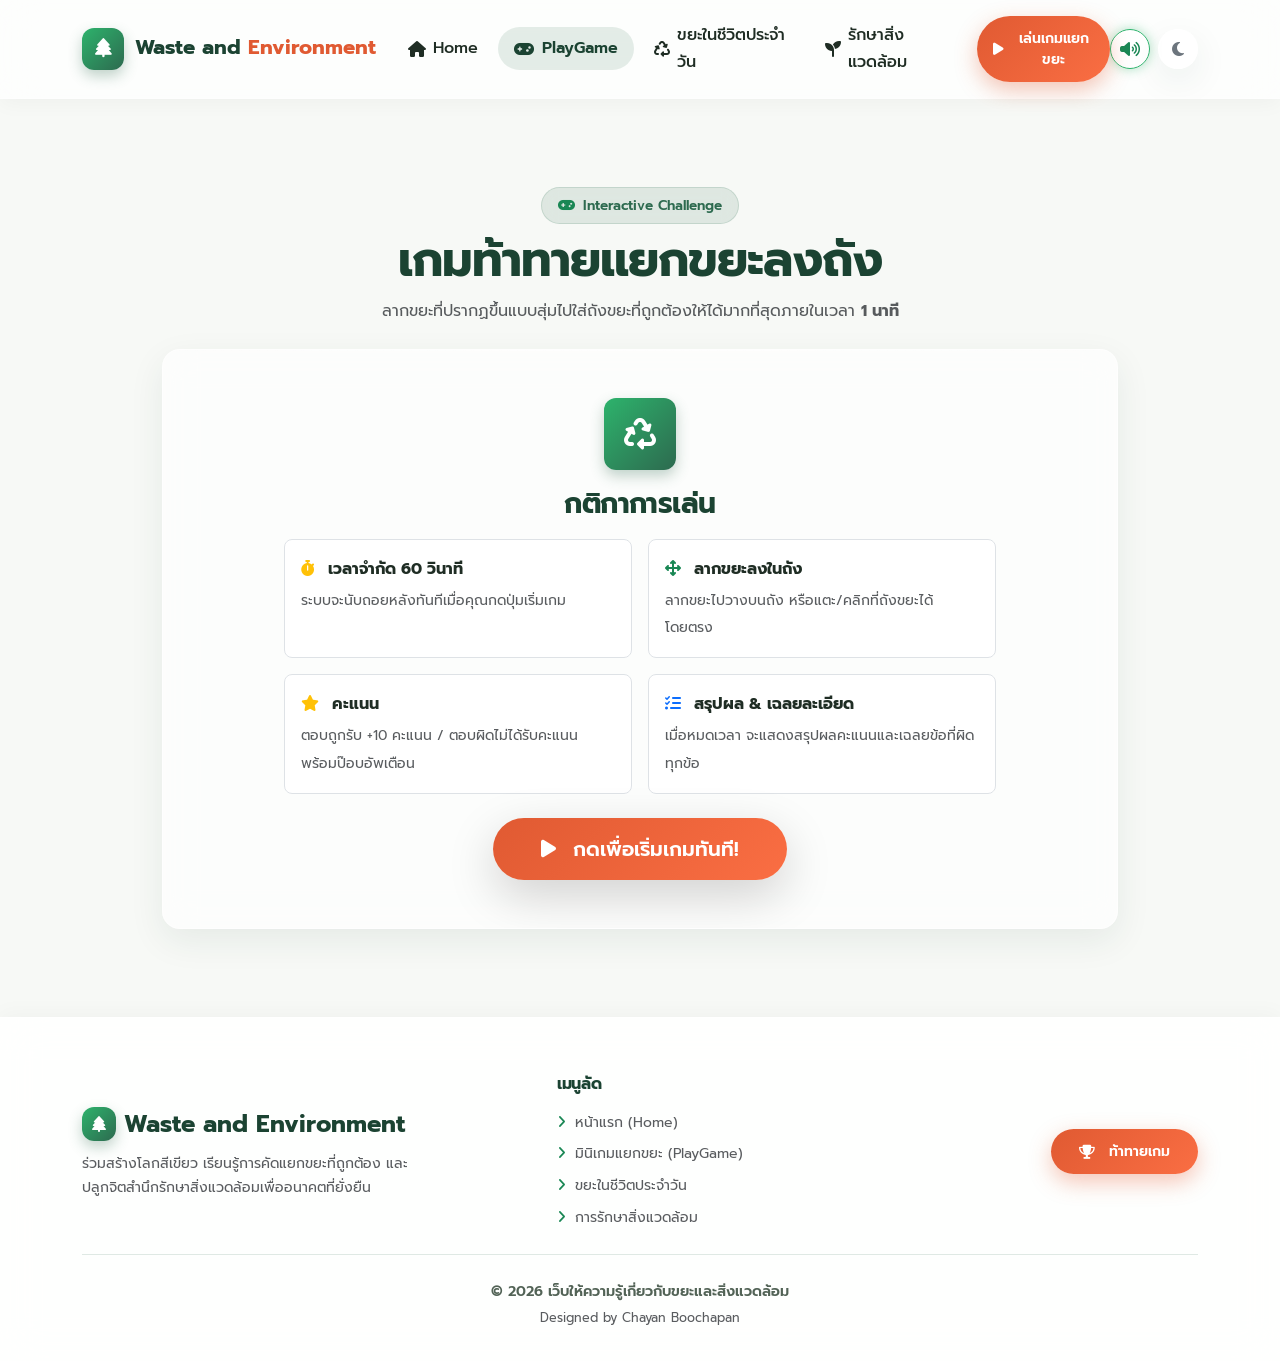
<file: game.html>
<!DOCTYPE html>
<html lang="th" data-theme="light">
<head>
  <meta charset="UTF-8">
  <meta name="viewport" content="width=device-width, initial-scale=1.0">
  <title>มินิเกมแยกขยะ - Waste and Environment</title>
  
  <meta name="description" content="เกมท้าทายการแยกขยะลงถังให้ถูกต้องใน 60 วินาที เรียนรู้การคัดแยกขยะ 4 ประเภทอย่างสนุกสนาน">
  
  <!-- Google Fonts: Prompt & Plus Jakarta Sans -->
  <link rel="preconnect" href="https://fonts.googleapis.com">
  <link rel="preconnect" href="https://fonts.gstatic.com" crossorigin>
  <link href="https://fonts.googleapis.com/css2?family=Plus+Jakarta+Sans:wght@500;700;800&family=Prompt:ital,wght@0,300;0,400;0,500;0,600;0,700;1,400&display=swap" rel="stylesheet">
  
  <!-- Font Awesome Icons (CDN) -->
  <link rel="stylesheet" href="https://cdnjs.cloudflare.com/ajax/libs/font-awesome/6.5.1/css/all.min.css" integrity="sha512-DTOQO9RWCH3ppGqcWaEA1BIZOC6xxalwEsw9c2QQeAIftl+Vegovlnee1c9QX4TctnWMn13TZye+giMm8e2LwA==" crossorigin="anonymous" referrerpolicy="no-referrer" />
  
  <!-- Bootstrap 5 CSS (CDN) -->
  <link href="https://cdn.jsdelivr.net/npm/bootstrap@5.3.3/dist/css/bootstrap.min.css" rel="stylesheet" integrity="sha384-QWTKZyjpPEjISv5WaRU9OFeRpok6YctnYmDr5pNlyT2bRjXh0JMhjY6hW+ALEwIH" crossorigin="anonymous">
  
  <!-- Custom CSS -->
  <link rel="stylesheet" href="assets/css/style.css">
</head>
<body>

  <!-- Preloader Screen -->
  <div id="preloader">
    <div class="preloader-spinner"></div>
    <div class="fw-bold fs-5 text-success">กำลังเตรียมสนามประลองแยกขยะ...</div>
    <small class="text-muted">เตรียมความพร้อมใน 60 วินาที!</small>
  </div>

  <!-- Unified Navigation Bar Placeholder -->
  <div id="navbar-placeholder"></div>

  <!-- Main Game Section -->
  <main class="section-padding" style="min-height: 85vh;">
    <div class="container game-container">

      <!-- Header Section -->
      <div class="text-center mb-4 reveal-fade-up">
        <span class="badge-pill-soft mb-2">
          <i class="fa-solid fa-gamepad text-success"></i> Interactive Challenge
        </span>
        <h1 class="display-5 fw-bold">เกมท้าทายแยกขยะลงถัง</h1>
        <p class="text-muted" style="max-width: 600px; margin: 0 auto;">
          ลากขยะที่ปรากฏขึ้นแบบสุ่มไปใส่ถังขยะที่ถูกต้องให้ได้มากที่สุดภายในเวลา <strong>1 นาที </strong>
        </p>
      </div>

      <!-- Start Screen / Game Instructions Card -->
      <div id="gameStartScreen" class="glass-card p-4 p-md-5 text-center reveal-fade-up">
        <div class="brand-icon-wrap mx-auto mb-3" style="width: 72px; height: 72px; font-size: 2rem;">
          <i class="fa-solid fa-recycle"></i>
        </div>
        <h3 class="fw-bold mb-3" style="color: var(--color-brand-deep);">กติกาการเล่น</h3>
        
        <div class="row g-3 text-start justify-content-center mb-4">
          <div class="col-md-5">
            <div class="p-3 rounded-3 bg-white bg-opacity-75 border h-100">
              <div class="fw-bold mb-1"><i class="fa-solid fa-stopwatch text-warning me-2"></i> เวลาจำกัด 60 วินาที</div>
              <small class="text-muted">ระบบจะนับถอยหลังทันทีเมื่อคุณกดปุ่มเริ่มเกม</small>
            </div>
          </div>
          <div class="col-md-5">
            <div class="p-3 rounded-3 bg-white bg-opacity-75 border h-100">
              <div class="fw-bold mb-1"><i class="fa-solid fa-arrows-up-down-left-right text-success me-2"></i> ลากขยะลงในถัง</div>
              <small class="text-muted">ลากขยะไปวางบนถัง หรือแตะ/คลิกที่ถังขยะได้โดยตรง</small>
            </div>
          </div>
          <div class="col-md-5">
            <div class="p-3 rounded-3 bg-white bg-opacity-75 border h-100">
              <div class="fw-bold mb-1"><i class="fa-solid fa-star text-warning me-2"></i> คะแนน</div>
              <small class="text-muted">ตอบถูกรับ +10 คะแนน / ตอบผิดไม่ได้รับคะแนน พร้อมป๊อบอัพเตือน</small>
            </div>
          </div>
          <div class="col-md-5">
            <div class="p-3 rounded-3 bg-white bg-opacity-75 border h-100">
              <div class="fw-bold mb-1"><i class="fa-solid fa-list-check text-primary me-2"></i> สรุปผล & เฉลยละเอียด</div>
              <small class="text-muted">เมื่อหมดเวลา จะแสดงสรุปผลคะแนนและเฉลยข้อที่ผิดทุกข้อ</small>
            </div>
          </div>
        </div>

        <button id="startGameBtn" class="btn btn-eco-primary btn-lg px-5 py-3 shadow-lg fs-5">
          <i class="fa-solid fa-play me-2"></i> กดเพื่อเริ่มเกมทันที!
        </button>
      </div>

      <!-- Active Game Playing Area (Initially Hidden) -->
      <div id="activeGameArea" class="d-none">
        
        <!-- Game HUD (Timer, Score, Count) -->
        <div class="game-hud">
          <div class="hud-item">
            <div class="hud-label"><i class="fa-regular fa-clock text-warning"></i> เวลาที่เหลือ</div>
            <div class="hud-value" id="gameTimer">60s</div>
          </div>
          <div class="hud-item">
            <div class="hud-label"><i class="fa-solid fa-award text-success"></i> คะแนนรวม</div>
            <div class="hud-value text-success" id="gameScore">0</div>
          </div>
          <div class="hud-item">
            <div class="hud-label"><i class="fa-solid fa-box-archive text-primary"></i> ขยะที่แยกแล้ว</div>
            <div class="hud-value text-primary" id="gameSortedCount">0</div>
          </div>
        </div>

        <!-- Waste Spawn Arena -->
        <div class="game-arena" id="wasteSpawnArena">
          <!-- Draggable item dynamically inserted by game.js -->
        </div>

        <!-- 4 Bin Drop Targets -->
        <div class="bins-drop-grid">
          <!-- 1. Organic Bin (Green) -->
          <div class="bin-drop-target bin-organic" data-bin-category="organic" title="คลิกหรือลากขยะมาใส่ที่นี่">
            <div class="bin-model">
              <i class="fa-solid fa-leaf"></i>
            </div>
            <div class="bin-title text-success">ถังขยะอินทรีย์</div>
            <div class="bin-hint">เศษอาหาร, ผลไม้, ใบไม้, เปลือกไข่</div>
          </div>

          <!-- 2. Recycle Bin (Yellow) -->
          <div class="bin-drop-target bin-recycle" data-bin-category="recycle" title="คลิกหรือลากขยะมาใส่ที่นี่">
            <div class="bin-model">
              <i class="fa-solid fa-arrows-spin"></i>
            </div>
            <div class="bin-title text-warning">ถังขยะรีไซเคิล</div>
            <div class="bin-hint">ขวดพลาสติก, กระป๋อง, แก้ว, ลังกระดาษ</div>
          </div>

          <!-- 3. General Bin (Blue) -->
          <div class="bin-drop-target bin-general" data-bin-category="general" title="คลิกหรือลากขยะมาใส่ที่นี่">
            <div class="bin-model">
              <i class="fa-solid fa-trash"></i>
            </div>
            <div class="bin-title text-primary">ถังขยะทั่วไป</div>
            <div class="bin-hint">ซองขนม, กล่องโฟม, หลอด, ทิชชู่</div>
          </div>

          <!-- 4. Hazard Bin (Orange/Red) -->
          <div class="bin-drop-target bin-hazard" data-bin-category="hazard" title="คลิกหรือลากขยะมาใส่ที่นี่">
            <div class="bin-model">
              <i class="fa-solid fa-triangle-exclamation"></i>
            </div>
            <div class="bin-title text-danger">ถังขยะอันตราย</div>
            <div class="bin-hint">ถ่านไฟฉาย, หลอดไฟ, กระป๋องสเปรย์, ยา</div>
          </div>
        </div>

        <!-- Restart Button below grid -->
        <div class="text-center mt-4">
          <button id="restartGameBtn" class="btn btn-sm btn-outline-secondary rounded-pill px-3">
            <i class="fa-solid fa-rotate-right me-1"></i> เริ่มเกมใหม่
          </button>
        </div>

      </div>

    </div>
  </main>

  <!-- Floating Toast Feedback (Correct / Wrong) -->
  <div id="gameFeedbackToast" class="game-feedback-toast" role="alert"></div>

  <!-- End Game Results Summary Modal -->
  <div id="resultsModalOverlay" class="results-modal-overlay">
    <div class="results-modal-box">
      <!-- Modal Header -->
      <div class="results-header">
        <span class="badge bg-warning-subtle text-dark px-3 py-1 rounded-pill fw-bold mb-2">
          <i class="fa-solid fa-trophy me-1 text-warning"></i> สรุปผลการแข่งขัน
        </span>
        <h2 class="fw-bold mb-1">ยินดีด้วย! คุณทำภารกิจสำเร็จ</h2>
        <div class="display-6 fw-extrabold text-success my-2" id="resultsTotalScore">0 คะแนน</div>
        <div id="resultsStatsText"></div>
      </div>

      <!-- Modal Body: Review List & Explanations -->
      <div class="results-body">
        <h5 class="fw-bold mb-3">
          <i class="fa-solid fa-clipboard-check text-primary me-2"></i> เฉลยและวิเคราะห์การคัดแยกขยะ:
        </h5>
        <div id="resultsList">
          <!-- Injected dynamically by game.js -->
        </div>
      </div>

      <!-- Modal Footer -->
      <div class="results-footer">
        <button id="playAgainModalBtn" class="btn btn-eco-primary px-4 py-2">
          <i class="fa-solid fa-rotate-right me-2"></i> เล่นใหม่อีกครั้ง
        </button>
        <a href="daily-waste.html" class="btn btn-outline-secondary px-3 py-2 rounded-pill">
          <i class="fa-solid fa-book-open me-1"></i> ศึกษาข้อมูลขยะเพิ่มเติม
        </a>
      </div>
    </div>
  </div>

  <!-- Scroll to Top Button -->
  <button class="scroll-to-top" id="scrollTopBtn" title="กลับขึ้นด้านบน" aria-label="กลับขึ้นด้านบน">
    <i class="fa-solid fa-arrow-up"></i>
  </button>

  <!-- Unified Footer Placeholder -->
  <div id="footer-placeholder"></div>

  <!-- Bootstrap 5 Bundle JS -->
  <script src="https://cdn.jsdelivr.net/npm/bootstrap@5.3.3/dist/js/bootstrap.bundle.min.js" integrity="sha384-YvpcrYf0tY3lHB60NNkmXc5s9fDVZLESaAA55NDzOxhy9GkcIdslK1eN7N6jIeHz" crossorigin="anonymous"></script>

  <!-- Unified Navbar & Footer Component -->
  <script src="assets/js/navbar-footer.js"></script>

  <!-- Main JS -->
  <script src="assets/js/main.js"></script>

  <!-- Audio Manager (BGM & SFX) -->
  <script src="assets/js/audio-manager.js"></script>

  <!-- Game Logic JS -->
  <script src="assets/js/game.js"></script>

</body>
</html>
</file>
<file: assets/css/style.css>
/* ==========================================================================
   EcoWise - เว็บให้ความรู้เกี่ยวกับขยะและสิ่งแวดล้อม
   CSS Stylesheet (Modern Glassmorphism & Responsive Design)
   Color Theory: 60-30-10 Rule (Green, Earthy Brown/Beige, Terracotta/Vibrant Accent)
   ========================================================================== */

/* --- CSS Variables & Design Tokens --- */
:root {
  /* 60% Dominant Base Colors (Light Theme: Soft Natural Ivory / Earth Light) */
  --bg-primary: #f7f9f6;
  --bg-secondary: #eef3ec;
  --bg-surface: rgba(255, 255, 255, 0.72);
  --bg-surface-card: rgba(255, 255, 255, 0.65);
  --bg-surface-elevated: rgba(255, 255, 255, 0.88);
  
  /* 30% Secondary Elements (Deep Forest Green & Earth Warm Brown) */
  --color-brand-deep: #1b4332;
  --color-brand-medium: #2d6a4f;
  --color-earth-brown: #584034;
  --color-earth-beige: #e9ece4;
  --text-main: #1f2d24;
  --text-muted: #526356;
  --border-glass: rgba(255, 255, 255, 0.45);
  --border-subtle: rgba(45, 106, 79, 0.15);

  /* 10% Vibrant Accents (Terracotta Orange / Vivid Green / Accent Gold) */
  --accent-cta: #e05a32;
  --accent-cta-hover: #c44722;
  --accent-green-vivid: #2db36c;
  --accent-sky-blue: #3a86c8;
  --accent-amber: #f4a261;

  /* Glassmorphism Shadows & Blur */
  --glass-blur: blur(16px);
  --glass-shadow: 0 12px 35px 0 rgba(27, 67, 50, 0.08);
  --glass-shadow-hover: 0 18px 45px 0 rgba(27, 67, 50, 0.16);
  --glass-shadow-inset: inset 0 1px 1px 0 rgba(255, 255, 255, 0.8);

  /* Typography & Transitions */
  --font-thai: 'Prompt', -apple-system, BlinkMacSystemFont, 'Segoe UI', Roboto, sans-serif;
  --font-en: 'Plus Jakarta Sans', sans-serif;
  --transition-smooth: all 0.35s cubic-bezier(0.25, 0.8, 0.25, 1);
  --transition-bounce: all 0.5s cubic-bezier(0.34, 1.56, 0.64, 1);
  --radius-sm: 10px;
  --radius-md: 18px;
  --radius-lg: 26px;
  --radius-full: 9999px;

  /* Bin Colors for Waste Sorting */
  --bin-organic: #2e7d32;
  --bin-organic-light: #e8f5e9;
  --bin-recycle: #f9a825;
  --bin-recycle-light: #fffde7;
  --bin-general: #1565c0;
  --bin-general-light: #e3f2fd;
  --bin-hazard: #c62828;
  --bin-hazard-light: #ffebee;
}

/* --- Dark Theme Variables --- */
[data-theme="dark"] {
  color-scheme: dark;

  --bg-primary: #0b1510;
  --bg-secondary: #112018;
  --bg-surface: rgba(17, 33, 24, 0.82);
  --bg-surface-card: rgba(20, 39, 29, 0.72);
  --bg-surface-elevated: rgba(25, 48, 36, 0.90);

  --color-brand-deep: #8ee0b6;
  --color-brand-medium: #62cf9b;
  --color-earth-brown: #ded0c5;
  --color-earth-beige: #203529;
  --text-main: #f3f7f4;
  --text-muted: #b4c9bc;
  --border-glass: rgba(255, 255, 255, 0.14);
  --border-subtle: rgba(98, 207, 155, 0.25);

  --accent-cta: #ff764c;
  --accent-cta-hover: #fa5727;
  --accent-green-vivid: #46c783;
  --accent-sky-blue: #6cb9f6;
  --accent-amber: #ffbe5b;

  --glass-shadow: 0 12px 35px 0 rgba(0, 0, 0, 0.45);
  --glass-shadow-hover: 0 18px 45px 0 rgba(0, 0, 0, 0.65);
  --glass-shadow-inset: inset 0 1px 1px 0 rgba(255, 255, 255, 0.1);

  --bin-organic-light: #16331a;
  --bin-recycle-light: #3a2e0a;
  --bin-general-light: #122842;
  --bin-hazard-light: #3a1515;
}

/* --- Base & Reset --- */
*, *::before, *::after {
  box-sizing: border-box;
}

html {
  scroll-behavior: smooth;
  font-size: 16px;
}

body {
  font-family: var(--font-thai);
  background-color: var(--bg-primary);
  color: var(--text-main);
  line-height: 1.7;
  overflow-x: hidden;
  transition: background-color 0.4s ease, color 0.4s ease;
  min-height: 100vh;
  display: flex;
  flex-direction: column;
  -webkit-font-smoothing: antialiased;
  -moz-osx-font-smoothing: grayscale;
  text-rendering: optimizeLegibility;
}

h1, h2, h3, h4, h5, h6 {
  color: var(--color-brand-deep);
  font-weight: 700;
  line-height: 1.3;
  letter-spacing: -0.02em;
}

a {
  color: var(--accent-cta);
  text-decoration: none;
  transition: var(--transition-smooth);
}

a:hover {
  color: var(--accent-cta-hover);
}

img {
  max-width: 100%;
  height: auto;
}

/* --- Glassmorphism Card Core --- */
.glass-card {
  background: var(--bg-surface-card);
  backdrop-filter: var(--glass-blur);
  -webkit-backdrop-filter: var(--glass-blur);
  border: 1px solid var(--border-glass);
  box-shadow: var(--glass-shadow);
  border-radius: var(--radius-md);
  transition: var(--transition-smooth);
  position: relative;
  overflow: hidden;
}

.glass-card::before {
  content: '';
  position: absolute;
  top: 0;
  left: 0;
  right: 0;
  height: 1px;
  background: linear-gradient(90deg, transparent, rgba(255, 255, 255, 0.6), transparent);
  pointer-events: none;
}

.glass-card:hover {
  transform: translateY(-5px);
  box-shadow: var(--glass-shadow-hover);
  border-color: rgba(255, 255, 255, 0.65);
}

.glass-panel-static {
  background: var(--bg-surface-elevated);
  backdrop-filter: var(--glass-blur);
  -webkit-backdrop-filter: var(--glass-blur);
  border: 1px solid var(--border-glass);
  box-shadow: var(--glass-shadow);
  border-radius: var(--radius-lg);
}

/* --- Gradient Text & Badges --- */
.gradient-text {
  background: linear-gradient(135deg, var(--color-brand-deep) 0%, var(--accent-green-vivid) 70%, var(--accent-cta) 100%);
  -webkit-background-clip: text;
  -webkit-text-fill-color: transparent;
  display: inline-block;
}

.badge-pill-soft {
  display: inline-flex;
  align-items: center;
  gap: 0.5rem;
  padding: 0.4rem 1rem;
  background: rgba(45, 106, 79, 0.12);
  color: var(--color-brand-medium);
  border: 1px solid var(--border-subtle);
  border-radius: var(--radius-full);
  font-size: 0.85rem;
  font-weight: 600;
  backdrop-filter: blur(8px);
}

[data-theme="dark"] .badge-pill-soft {
  background: rgba(82, 183, 136, 0.18);
  color: #8eddb2;
}

/* --- Buttons (10% Accent Call to Action) --- */
.btn-eco-primary {
  background: linear-gradient(135deg, var(--accent-cta) 0%, #fa6e43 100%);
  color: #ffffff !important;
  font-weight: 600;
  padding: 0.75rem 1.75rem;
  border-radius: var(--radius-full);
  border: none;
  box-shadow: 0 8px 22px rgba(224, 90, 50, 0.35);
  transition: var(--transition-bounce);
  display: inline-flex;
  align-items: center;
  gap: 0.6rem;
  position: relative;
  overflow: hidden;
}

.btn-eco-primary:hover {
  transform: translateY(-3px) scale(1.02);
  box-shadow: 0 12px 28px rgba(224, 90, 50, 0.45);
  color: #ffffff !important;
}

.btn-eco-outline {
  background: rgba(255, 255, 255, 0.2);
  color: var(--color-brand-deep) !important;
  font-weight: 600;
  padding: 0.75rem 1.75rem;
  border-radius: var(--radius-full);
  border: 1.5px solid var(--color-brand-medium);
  backdrop-filter: blur(8px);
  transition: var(--transition-smooth);
  display: inline-flex;
  align-items: center;
  gap: 0.6rem;
}

.btn-eco-outline:hover {
  background: var(--color-brand-medium);
  color: #ffffff !important;
  transform: translateY(-3px);
  box-shadow: 0 8px 20px rgba(45, 106, 79, 0.25);
}

[data-theme="dark"] .btn-eco-outline {
  border-color: var(--accent-green-vivid);
  color: #ffffff !important;
}

[data-theme="dark"] .btn-eco-outline:hover {
  background: var(--accent-green-vivid);
  color: #0d1813 !important;
}

/* --- Navbar (Glassmorphism Sticky) --- */
.eco-navbar {
  background: var(--bg-surface);
  backdrop-filter: blur(20px);
  -webkit-backdrop-filter: blur(20px);
  border-bottom: 1px solid var(--border-glass);
  box-shadow: 0 4px 20px rgba(0, 0, 0, 0.04);
  transition: var(--transition-smooth);
  padding: 0.85rem 0;
  z-index: 1040;
}

.eco-navbar.scrolled {
  padding: 0.55rem 0;
  box-shadow: 0 8px 30px rgba(0, 0, 0, 0.08);
}

.navbar-brand-logo {
  display: flex;
  align-items: center;
  gap: 0.7rem;
  font-size: 1.28rem;
  font-weight: 700;
  color: var(--color-brand-deep) !important;
}

.brand-icon-wrap {
  width: 42px;
  height: 42px;
  border-radius: 12px;
  background: linear-gradient(135deg, var(--accent-green-vivid), var(--color-brand-medium));
  display: flex;
  align-items: center;
  justify-content: center;
  color: #ffffff;
  font-size: 1.2rem;
  box-shadow: 0 6px 14px rgba(45, 106, 79, 0.3);
}

.nav-link.eco-link {
  color: var(--text-main);
  font-weight: 500;
  padding: 0.5rem 1rem !important;
  border-radius: var(--radius-full);
  transition: var(--transition-smooth);
  position: relative;
  display: flex;
  align-items: center;
  gap: 0.45rem;
}

.nav-link.eco-link:hover {
  color: var(--accent-cta);
  background: rgba(224, 90, 50, 0.08);
}

.nav-link.eco-link.active {
  color: var(--color-brand-deep);
  background: rgba(45, 106, 79, 0.12);
  font-weight: 600;
}

[data-theme="dark"] .nav-link.eco-link.active {
  background: rgba(116, 198, 157, 0.2);
  color: #92e6b9;
}

/* Theme Toggle Button */
.theme-toggle-btn {
  background: var(--bg-surface-elevated);
  border: 1px solid var(--border-glass);
  color: var(--text-main);
  width: 40px;
  height: 40px;
  border-radius: 50%;
  display: flex;
  align-items: center;
  justify-content: center;
  cursor: pointer;
  transition: var(--transition-bounce);
  box-shadow: var(--glass-shadow);
}

.theme-toggle-btn:hover {
  transform: rotate(18deg) scale(1.1);
  color: var(--accent-amber);
}

.theme-toggle-btn.bgm-active {
  border-color: var(--accent-green-vivid);
  box-shadow: 0 0 12px rgba(45, 179, 108, 0.4);
  animation: pulseBgm 2s infinite ease-in-out;
}

@keyframes pulseBgm {
  0%, 100% { transform: scale(1); }
  50% { transform: scale(1.08); }
}

.blink {
  animation: liveBlink 1.4s infinite ease-in-out;
}

@keyframes liveBlink {
  0%, 100% { opacity: 1; }
  50% { opacity: 0.2; }
}

/* --- Hero Section with Background & Overlay (Home) --- */
.hero-wrapper {
  position: relative;
  min-height: 88vh;
  display: flex;
  align-items: center;
  overflow: hidden;
  padding: 5rem 0 4rem 0;
}

.hero-bg-img {
  position: absolute;
  top: 0;
  left: 0;
  width: 100%;
  height: 100%;
  object-fit: cover;
  z-index: 0;
  filter: brightness(0.92) saturate(1.15);
  transform: scale(1.04);
  transition: transform 10s ease;
}

.hero-overlay {
  position: absolute;
  top: 0;
  left: 0;
  width: 100%;
  height: 100%;
  background: linear-gradient(
    135deg,
    rgba(247, 249, 246, 0.94) 0%,
    rgba(238, 243, 236, 0.85) 50%,
    rgba(27, 67, 50, 0.4) 100%
  );
  z-index: 1;
}

[data-theme="dark"] .hero-overlay {
  background: linear-gradient(
    135deg,
    rgba(13, 24, 19, 0.96) 0%,
    rgba(19, 36, 27, 0.88) 55%,
    rgba(2, 10, 6, 0.8) 100%
  );
}

.hero-content {
  position: relative;
  z-index: 2;
}

.hero-glass-box {
  background: var(--bg-surface);
  backdrop-filter: blur(24px);
  -webkit-backdrop-filter: blur(24px);
  border: 1px solid var(--border-glass);
  box-shadow: 0 20px 50px rgba(0, 0, 0, 0.1);
  border-radius: var(--radius-lg);
  padding: 3rem 2.5rem;
}

/* Floating Elements Animation */
@keyframes floatSlow {
  0%, 100% { transform: translateY(0px) rotate(0deg); }
  50% { transform: translateY(-12px) rotate(2deg); }
}

.floating-anim {
  animation: floatSlow 6s ease-in-out infinite;
}

/* --- Section Styling & Headers --- */
.section-padding {
  padding: 5.5rem 0;
}

.section-title-wrap {
  text-align: center;
  max-width: 720px;
  margin: 0 auto 3.5rem auto;
}

.section-subtitle {
  color: var(--accent-cta);
  text-transform: uppercase;
  font-size: 0.85rem;
  font-weight: 700;
  letter-spacing: 0.1em;
  margin-bottom: 0.5rem;
  display: block;
}

.section-title {
  font-size: 2.35rem;
  margin-bottom: 1rem;
}

.section-desc {
  color: var(--text-muted);
  font-size: 1.1rem;
}

/* --- Waste Category Cards (Interactive 4 Bins) --- */
.waste-category-card {
  border-radius: var(--radius-md);
  padding: 2rem 1.5rem;
  text-align: center;
  height: 100%;
  display: flex;
  flex-direction: column;
  align-items: center;
  position: relative;
  transition: var(--transition-bounce);
  border-top-width: 6px;
}

.waste-category-card.organic {
  border-top-color: var(--bin-organic);
  background: linear-gradient(180deg, var(--bin-organic-light) 0%, var(--bg-surface-card) 45%);
}

.waste-category-card.recycle {
  border-top-color: var(--bin-recycle);
  background: linear-gradient(180deg, var(--bin-recycle-light) 0%, var(--bg-surface-card) 45%);
}

.waste-category-card.general {
  border-top-color: var(--bin-general);
  background: linear-gradient(180deg, var(--bin-general-light) 0%, var(--bg-surface-card) 45%);
}

.waste-category-card.hazard {
  border-top-color: var(--bin-hazard);
  background: linear-gradient(180deg, var(--bin-hazard-light) 0%, var(--bg-surface-card) 45%);
}

.bin-icon-circle {
  width: 72px;
  height: 72px;
  border-radius: 50%;
  display: flex;
  align-items: center;
  justify-content: center;
  font-size: 2rem;
  margin-bottom: 1.25rem;
  box-shadow: 0 8px 20px rgba(0, 0, 0, 0.08);
  transition: var(--transition-bounce);
}

.waste-category-card:hover .bin-icon-circle {
  transform: scale(1.15) rotate(6deg);
}

.organic .bin-icon-circle { background: var(--bin-organic); color: #fff; }
.recycle .bin-icon-circle { background: var(--bin-recycle); color: #fff; }
.general .bin-icon-circle { background: var(--bin-general); color: #fff; }
.hazard .bin-icon-circle { background: var(--bin-hazard); color: #fff; }

.bin-badge-tag {
  font-size: 0.78rem;
  font-weight: 700;
  padding: 0.3rem 0.8rem;
  border-radius: var(--radius-full);
  margin-bottom: 0.75rem;
  display: inline-block;
}

.organic .bin-badge-tag { background: rgba(46, 125, 50, 0.15); color: var(--bin-organic); }
.recycle .bin-badge-tag { background: rgba(249, 168, 37, 0.18); color: #b7791f; }
.general .bin-badge-tag { background: rgba(21, 101, 192, 0.15); color: var(--bin-general); }
.hazard .bin-badge-tag { background: rgba(198, 40, 40, 0.15); color: var(--bin-hazard); }

/* --- Decomposition Timeline / Decomposition Cards --- */
.decomp-card {
  padding: 1.5rem;
  border-radius: var(--radius-md);
  display: flex;
  align-items: center;
  gap: 1.25rem;
  transition: var(--transition-smooth);
}

.decomp-icon {
  width: 58px;
  height: 58px;
  border-radius: 16px;
  background: rgba(224, 90, 50, 0.12);
  color: var(--accent-cta);
  display: flex;
  align-items: center;
  justify-content: center;
  font-size: 1.6rem;
  flex-shrink: 0;
}

.decomp-years {
  font-size: 1.4rem;
  font-weight: 800;
  color: var(--accent-cta);
  font-family: var(--font-en);
}

/* --- 7R Interactive Grid --- */
.r7-card {
  padding: 1.8rem 1.5rem;
  text-align: center;
  border-radius: var(--radius-md);
  position: relative;
  overflow: hidden;
}

.r7-badge {
  position: absolute;
  top: 12px;
  right: 12px;
  width: 32px;
  height: 32px;
  border-radius: 50%;
  background: rgba(45, 106, 79, 0.12);
  color: var(--color-brand-medium);
  font-weight: 800;
  font-size: 0.85rem;
  display: flex;
  align-items: center;
  justify-content: center;
}

/* --- Game Interface (PlayGame) --- */
.game-container {
  max-width: 980px;
  margin: 0 auto;
}

.game-hud {
  display: grid;
  grid-template-columns: repeat(auto-fit, minmax(180px, 1fr));
  gap: 1.25rem;
  margin-bottom: 2rem;
}

.hud-item {
  padding: 1.25rem;
  text-align: center;
  border-radius: var(--radius-md);
  border: 1px solid var(--border-glass);
  background: var(--bg-surface-elevated);
  box-shadow: var(--glass-shadow);
}

.hud-label {
  font-size: 0.85rem;
  color: var(--text-muted);
  font-weight: 600;
  text-transform: uppercase;
  margin-bottom: 0.35rem;
  display: flex;
  align-items: center;
  justify-content: center;
  gap: 0.4rem;
}

.hud-value {
  font-size: 2.2rem;
  font-weight: 800;
  color: var(--color-brand-deep);
  font-family: var(--font-en);
  line-height: 1;
}

.hud-value.timer-warning {
  color: #e63946 !important;
  animation: pulseTimer 1s infinite alternate;
}

@keyframes pulseTimer {
  from { transform: scale(1); }
  to { transform: scale(1.12); }
}

/* Waste Item Spawner Arena */
.game-arena {
  background: var(--bg-surface);
  backdrop-filter: blur(20px);
  -webkit-backdrop-filter: blur(20px);
  border: 2px dashed var(--border-subtle);
  border-radius: var(--radius-lg);
  padding: 2.5rem 1.5rem;
  min-height: 240px;
  display: flex;
  flex-direction: column;
  align-items: center;
  justify-content: center;
  margin-bottom: 2.5rem;
  position: relative;
  transition: var(--transition-smooth);
}

.draggable-waste-item {
  background: var(--bg-surface-elevated);
  border: 2px solid var(--accent-cta);
  border-radius: var(--radius-md);
  padding: 1.2rem 2.2rem;
  box-shadow: 0 16px 36px rgba(0, 0, 0, 0.14);
  cursor: grab;
  user-select: none;
  touch-action: none;
  display: flex;
  align-items: center;
  gap: 1.25rem;
  transition: transform 0.2s cubic-bezier(0.175, 0.885, 0.32, 1.275), box-shadow 0.2s;
  animation: popIn 0.4s cubic-bezier(0.34, 1.56, 0.64, 1);
  z-index: 10;
}

.draggable-waste-item:active {
  cursor: grabbing;
  transform: scale(1.08) rotate(-2deg);
  box-shadow: 0 22px 45px rgba(0, 0, 0, 0.22);
}

.draggable-waste-item.dragging {
  opacity: 0.75;
  transform: scale(1.08);
}

.waste-item-icon {
  font-size: 2.4rem;
  color: var(--color-brand-medium);
  width: 56px;
  height: 56px;
  background: rgba(45, 106, 79, 0.12);
  border-radius: 50%;
  display: flex;
  align-items: center;
  justify-content: center;
}

.waste-item-info {
  text-align: left;
}

.waste-item-name {
  font-size: 1.35rem;
  font-weight: 700;
  color: var(--color-brand-deep);
  margin-bottom: 0.2rem;
}

.waste-item-hint {
  font-size: 0.82rem;
  color: var(--text-muted);
}

@keyframes popIn {
  0% { transform: scale(0.6) translateY(20px); opacity: 0; }
  100% { transform: scale(1) translateY(0); opacity: 1; }
}

/* Bin Drop Zones */
.bins-drop-grid {
  display: grid;
  grid-template-columns: repeat(4, 1fr);
  gap: 1.25rem;
}

.bin-drop-target {
  background: var(--bg-surface-card);
  border: 2px dashed transparent;
  border-radius: var(--radius-md);
  padding: 1.75rem 1rem;
  text-align: center;
  cursor: pointer;
  transition: var(--transition-bounce);
  position: relative;
  overflow: hidden;
  box-shadow: var(--glass-shadow);
}

.bin-drop-target:hover {
  transform: translateY(-8px);
}

.bin-drop-target.drag-over {
  transform: scale(1.05) translateY(-8px);
  border-color: #ffffff;
  box-shadow: 0 0 25px rgba(255, 255, 255, 0.6);
}

.bin-drop-target.bin-organic {
  background: linear-gradient(180deg, rgba(46, 125, 50, 0.15) 0%, var(--bg-surface-card) 80%);
  border-color: var(--bin-organic);
}
.bin-drop-target.bin-recycle {
  background: linear-gradient(180deg, rgba(249, 168, 37, 0.15) 0%, var(--bg-surface-card) 80%);
  border-color: var(--bin-recycle);
}
.bin-drop-target.bin-general {
  background: linear-gradient(180deg, rgba(21, 101, 192, 0.15) 0%, var(--bg-surface-card) 80%);
  border-color: var(--bin-general);
}
.bin-drop-target.bin-hazard {
  background: linear-gradient(180deg, rgba(198, 40, 40, 0.15) 0%, var(--bg-surface-card) 80%);
  border-color: var(--bin-hazard);
}

.bin-model {
  width: 80px;
  height: 95px;
  margin: 0 auto 1rem auto;
  border-radius: 10px 10px 16px 16px;
  position: relative;
  display: flex;
  flex-direction: column;
  align-items: center;
  justify-content: center;
  color: #ffffff;
  font-size: 1.8rem;
  box-shadow: 0 8px 18px rgba(0, 0, 0, 0.18);
  transition: var(--transition-smooth);
}

.bin-model::before {
  content: '';
  position: absolute;
  top: -8px;
  width: 92px;
  height: 12px;
  border-radius: 6px;
  background: inherit;
  filter: brightness(0.9);
}

.bin-organic .bin-model { background: var(--bin-organic); }
.bin-recycle .bin-model { background: var(--bin-recycle); }
.bin-general .bin-model { background: var(--bin-general); }
.bin-hazard .bin-model { background: var(--bin-hazard); }

.bin-title {
  font-size: 1.05rem;
  font-weight: 700;
  margin-bottom: 0.3rem;
}

.bin-hint {
  font-size: 0.75rem;
  color: var(--text-muted);
}

/* Floating Feedback Popup (Toast for Correct/Wrong) */
.game-feedback-toast {
  position: fixed;
  top: 50%;
  left: 50%;
  transform: translate(-50%, -50%) scale(0.6);
  opacity: 0;
  pointer-events: none;
  z-index: 9999;
  padding: 1.5rem 2.5rem;
  border-radius: var(--radius-lg);
  font-weight: 700;
  font-size: 1.5rem;
  display: flex;
  align-items: center;
  gap: 1rem;
  backdrop-filter: blur(24px);
  -webkit-backdrop-filter: blur(24px);
  box-shadow: 0 20px 60px rgba(0, 0, 0, 0.35);
  transition: all 0.35s cubic-bezier(0.34, 1.56, 0.64, 1);
}

.game-feedback-toast.show {
  transform: translate(-50%, -50%) scale(1);
  opacity: 1;
}

.game-feedback-toast.correct {
  background: rgba(46, 125, 50, 0.92);
  color: #ffffff;
  border: 2px solid #81c784;
}

.game-feedback-toast.wrong {
  background: rgba(211, 47, 47, 0.92);
  color: #ffffff;
  border: 2px solid #e57373;
}

/* Results Summary Modal / Card */
.results-modal-overlay {
  position: fixed;
  top: 0;
  left: 0;
  width: 100%;
  height: 100%;
  background: rgba(0, 0, 0, 0.65);
  backdrop-filter: blur(10px);
  display: flex;
  align-items: center;
  justify-content: center;
  z-index: 1060;
  opacity: 0;
  visibility: hidden;
  transition: var(--transition-smooth);
  padding: 1.5rem;
}

.results-modal-overlay.active {
  opacity: 1;
  visibility: visible;
}

.results-modal-box {
  background: var(--bg-surface-elevated);
  backdrop-filter: blur(25px);
  -webkit-backdrop-filter: blur(25px);
  border: 1px solid var(--border-glass);
  box-shadow: 0 25px 60px rgba(0, 0, 0, 0.3);
  border-radius: var(--radius-lg);
  max-width: 720px;
  width: 100%;
  max-height: 90vh;
  display: flex;
  flex-direction: column;
  overflow: hidden;
  transform: translateY(30px) scale(0.95);
  transition: var(--transition-bounce);
}

.results-modal-overlay.active .results-modal-box {
  transform: translateY(0) scale(1);
}

.results-header {
  padding: 2rem 2rem 1.25rem 2rem;
  text-align: center;
  border-bottom: 1px solid var(--border-subtle);
}

.results-body {
  padding: 1.5rem 2rem;
  overflow-y: auto;
  flex: 1;
}

.results-footer {
  padding: 1.25rem 2rem;
  border-top: 1px solid var(--border-subtle);
  display: flex;
  align-items: center;
  justify-content: center;
  gap: 1rem;
  background: rgba(0, 0, 0, 0.02);
}

.mistake-list-item {
  display: flex;
  align-items: center;
  justify-content: space-between;
  padding: 0.9rem 1.2rem;
  border-radius: var(--radius-sm);
  margin-bottom: 0.75rem;
  background: var(--bg-surface-card);
  border: 1px solid var(--border-subtle);
  transition: var(--transition-smooth);
}

.mistake-list-item.is-correct {
  border-left: 5px solid var(--accent-green-vivid);
}

.mistake-list-item.is-wrong {
  border-left: 5px solid #e63946;
}

/* --- Footer (Unified) --- */
.eco-footer {
  background: var(--bg-surface-elevated);
  backdrop-filter: blur(20px);
  -webkit-backdrop-filter: blur(20px);
  border-top: 1px solid var(--border-glass);
  box-shadow: 0 -4px 20px rgba(0, 0, 0, 0.03);
  padding: 3.5rem 0 2rem 0;
  margin-top: auto;
  position: relative;
}

.footer-brand {
  font-size: 1.2rem;
  font-weight: 700;
  color: var(--color-brand-deep);
  margin-bottom: 0.75rem;
  display: inline-block;
}

.footer-nav {
  display: flex;
  flex-wrap: wrap;
  gap: 1.5rem;
  list-style: none;
  padding: 0;
  margin: 1.5rem 0;
  justify-content: center;
}

.footer-nav a {
  color: var(--text-muted);
  font-weight: 500;
  transition: var(--transition-smooth);
}

.footer-nav a:hover {
  color: var(--accent-cta);
}

.footer-copyright {
  border-top: 1px solid var(--border-subtle);
  padding-top: 1.5rem;
  margin-top: 1.5rem;
  font-size: 0.9rem;
  color: var(--text-muted);
  text-align: center;
}

/* --- Utility Widgets: Scroll To Top & Preloader --- */
.scroll-to-top {
  position: fixed;
  bottom: 30px;
  right: 30px;
  width: 48px;
  height: 48px;
  border-radius: 50%;
  background: var(--accent-cta);
  color: #ffffff;
  border: none;
  display: flex;
  align-items: center;
  justify-content: center;
  font-size: 1.2rem;
  box-shadow: 0 8px 24px rgba(224, 90, 50, 0.4);
  cursor: pointer;
  z-index: 1030;
  opacity: 0;
  visibility: hidden;
  transform: translateY(20px);
  transition: var(--transition-bounce);
}

.scroll-to-top.show {
  opacity: 1;
  visibility: visible;
  transform: translateY(0);
}

.scroll-to-top:hover {
  background: var(--accent-cta-hover);
  transform: translateY(-5px);
  color: #ffffff;
}

/* Preloader */
#preloader {
  position: fixed;
  top: 0;
  left: 0;
  width: 100%;
  height: 100%;
  background: var(--bg-primary);
  display: flex;
  flex-direction: column;
  align-items: center;
  justify-content: center;
  z-index: 99999;
  transition: opacity 0.5s ease, visibility 0.5s ease;
}

#preloader.fade-out {
  opacity: 0;
  visibility: hidden;
}

.preloader-spinner {
  width: 60px;
  height: 60px;
  border: 4px solid rgba(45, 106, 79, 0.15);
  border-top-color: var(--accent-green-vivid);
  border-radius: 50%;
  animation: spin 0.9s linear infinite;
  margin-bottom: 1.2rem;
}

@keyframes spin {
  to { transform: rotate(360deg); }
}

/* Scroll Reveal Animation Classes */
.reveal-fade-up {
  opacity: 0;
  transform: translateY(35px);
  transition: opacity 0.7s cubic-bezier(0.25, 0.8, 0.25, 1), transform 0.7s cubic-bezier(0.25, 0.8, 0.25, 1);
}

.reveal-fade-up.active {
  opacity: 1;
  transform: translateY(0);
}

/* --- Responsive Adjustments --- */
@media (max-width: 991.98px) {
  .bins-drop-grid {
    grid-template-columns: repeat(2, 1fr);
    gap: 1rem;
  }
  .hero-glass-box {
    padding: 2rem 1.5rem;
  }
  .section-title {
    font-size: 1.9rem;
  }
}

@media (max-width: 575.98px) {
  .bins-drop-grid {
    grid-template-columns: 1fr;
  }
  .bin-model {
    width: 65px;
    height: 75px;
    font-size: 1.4rem;
  }
  .bin-model::before {
    width: 75px;
  }
  .draggable-waste-item {
    padding: 0.9rem 1.4rem;
    gap: 0.8rem;
  }
  .waste-item-name {
    font-size: 1.15rem;
  }
  .waste-item-icon {
    width: 44px;
    height: 44px;
    font-size: 1.6rem;
  }
  .hero-wrapper {
    min-height: auto;
    padding: 3rem 0;
  }
  .scroll-to-top {
    bottom: 20px;
    right: 20px;
    width: 42px;
    height: 42px;
  }
}

/* ==========================================================================
   Comprehensive Dark Mode Text Readability & Contrast Enhancements
   ========================================================================== */

/* 1. Global Text & Bootstrap Override for Dark Mode */
[data-theme="dark"] .text-dark,
[data-theme="dark"] .text-body,
[data-theme="dark"] .text-black,
[data-theme="dark"] .text-black-50 {
  color: var(--text-main) !important;
}

[data-theme="dark"] h1,
[data-theme="dark"] h2,
[data-theme="dark"] h3,
[data-theme="dark"] h4,
[data-theme="dark"] h5,
[data-theme="dark"] h6,
[data-theme="dark"] .h1,
[data-theme="dark"] .h2,
[data-theme="dark"] .h3,
[data-theme="dark"] .h4,
[data-theme="dark"] .h5,
[data-theme="dark"] .h6,
[data-theme="dark"] .display-1,
[data-theme="dark"] .display-2,
[data-theme="dark"] .display-3,
[data-theme="dark"] .display-4,
[data-theme="dark"] .display-5,
[data-theme="dark"] .display-6 {
  color: var(--color-brand-deep) !important;
}

[data-theme="dark"] .text-muted,
[data-theme="dark"] small.text-muted,
[data-theme="dark"] span.text-muted,
[data-theme="dark"] p.text-muted,
[data-theme="dark"] div.text-muted {
  color: var(--text-muted) !important;
}

[data-theme="dark"] .text-secondary {
  color: var(--text-muted) !important;
}

[data-theme="dark"] .text-white-50 {
  color: rgba(243, 247, 244, 0.85) !important;
}

/* 2. Semantic Text Color Contrast Boost */
[data-theme="dark"] .text-success {
  color: #5dd39e !important;
}

[data-theme="dark"] .text-primary {
  color: #79b5ff !important;
}

[data-theme="dark"] .text-warning {
  color: #ffc75f !important;
}

[data-theme="dark"] .text-danger {
  color: #ff7b82 !important;
}

[data-theme="dark"] .text-info {
  color: #6edff6 !important;
}

/* 3. Text Emphasis, Quotes & Dividers */
[data-theme="dark"] strong,
[data-theme="dark"] b {
  color: #ffffff;
}

[data-theme="dark"] blockquote {
  color: var(--text-main) !important;
}

[data-theme="dark"] hr {
  border-color: rgba(255, 255, 255, 0.15) !important;
  opacity: 1;
}

[data-theme="dark"] .border-light-subtle {
  border-color: rgba(255, 255, 255, 0.12) !important;
}

/* 4. Adaptive Glass Card Inserts (Converting light boxes to elegant readable dark surfaces) */
[data-theme="dark"] .bg-white,
[data-theme="dark"] .bg-light,
[data-theme="dark"] .bg-white.bg-opacity-75,
[data-theme="dark"] .bg-white.bg-opacity-50,
[data-theme="dark"] .bg-white.bg-opacity-90,
[data-theme="dark"] .bg-light.border {
  background-color: rgba(20, 42, 31, 0.82) !important;
  color: var(--text-main) !important;
  border-color: rgba(98, 207, 155, 0.25) !important;
  backdrop-filter: blur(12px);
  -webkit-backdrop-filter: blur(12px);
}

/* 5. Subtle Badges Readability */
[data-theme="dark"] .badge.bg-warning-subtle,
[data-theme="dark"] .badge.bg-warning-subtle.text-dark,
[data-theme="dark"] .bg-warning-subtle {
  background-color: rgba(255, 183, 77, 0.18) !important;
  color: #ffc75f !important;
  border: 1px solid rgba(255, 183, 77, 0.35) !important;
}

[data-theme="dark"] .badge.bg-success-subtle,
[data-theme="dark"] .bg-success-subtle {
  background-color: rgba(82, 183, 136, 0.2) !important;
  color: #74c69d !important;
  border: 1px solid rgba(82, 183, 136, 0.35) !important;
}

[data-theme="dark"] .badge.bg-primary-subtle,
[data-theme="dark"] .bg-primary-subtle {
  background-color: rgba(100, 181, 246, 0.2) !important;
  color: #90caf9 !important;
  border: 1px solid rgba(100, 181, 246, 0.35) !important;
}

[data-theme="dark"] .badge.bg-danger-subtle,
[data-theme="dark"] .bg-danger-subtle {
  background-color: rgba(255, 107, 114, 0.2) !important;
  color: #ff878d !important;
  border: 1px solid rgba(255, 107, 114, 0.35) !important;
}

[data-theme="dark"] .badge.bg-warning,
[data-theme="dark"] .badge.bg-warning.text-dark {
  background-color: #ffbe5b !important;
  color: #121f17 !important;
}

/* 6. Bin Badge Tags in Dark Mode */
[data-theme="dark"] .organic .bin-badge-tag {
  background: rgba(82, 183, 136, 0.22);
  color: #8eddb2;
}

[data-theme="dark"] .recycle .bin-badge-tag {
  background: rgba(249, 168, 37, 0.22);
  color: #ffd166;
}

[data-theme="dark"] .general .bin-badge-tag {
  background: rgba(33, 150, 243, 0.22);
  color: #90caf9;
}

[data-theme="dark"] .hazard .bin-badge-tag {
  background: rgba(239, 83, 80, 0.22);
  color: #ff8a80;
}

/* 7. 7R and Timeline Decomposition Cards */
[data-theme="dark"] .r7-badge {
  background: rgba(82, 183, 136, 0.22);
  color: #8eddb2;
}

[data-theme="dark"] .decomp-icon {
  background: rgba(255, 118, 76, 0.2);
  color: #ffa185;
}

/* 8. Interactive Elements & Checkboxes */
[data-theme="dark"] .form-check-input {
  background-color: rgba(255, 255, 255, 0.12);
  border-color: rgba(82, 183, 136, 0.4);
}

[data-theme="dark"] .form-check-input:checked {
  background-color: var(--accent-green-vivid);
  border-color: var(--accent-green-vivid);
}

[data-theme="dark"] #ecoHabitList label:hover {
  background-color: rgba(30, 60, 45, 0.9) !important;
  border-color: var(--accent-green-vivid) !important;
}

/* 9. Game Modal & Results List */
[data-theme="dark"] .results-modal-box {
  background: var(--bg-surface-elevated);
  border: 1px solid var(--border-glass);
}

[data-theme="dark"] .results-footer {
  background: rgba(0, 0, 0, 0.2);
}

[data-theme="dark"] .mistake-list-item {
  background: rgba(20, 39, 29, 0.72);
  border-color: rgba(98, 207, 155, 0.2);
}

/* 10. Links and Navigation in Dark Mode */
[data-theme="dark"] a.text-success:hover,
[data-theme="dark"] a.hover-accent:hover {
  color: #8ee0b6 !important;
}
</file>
